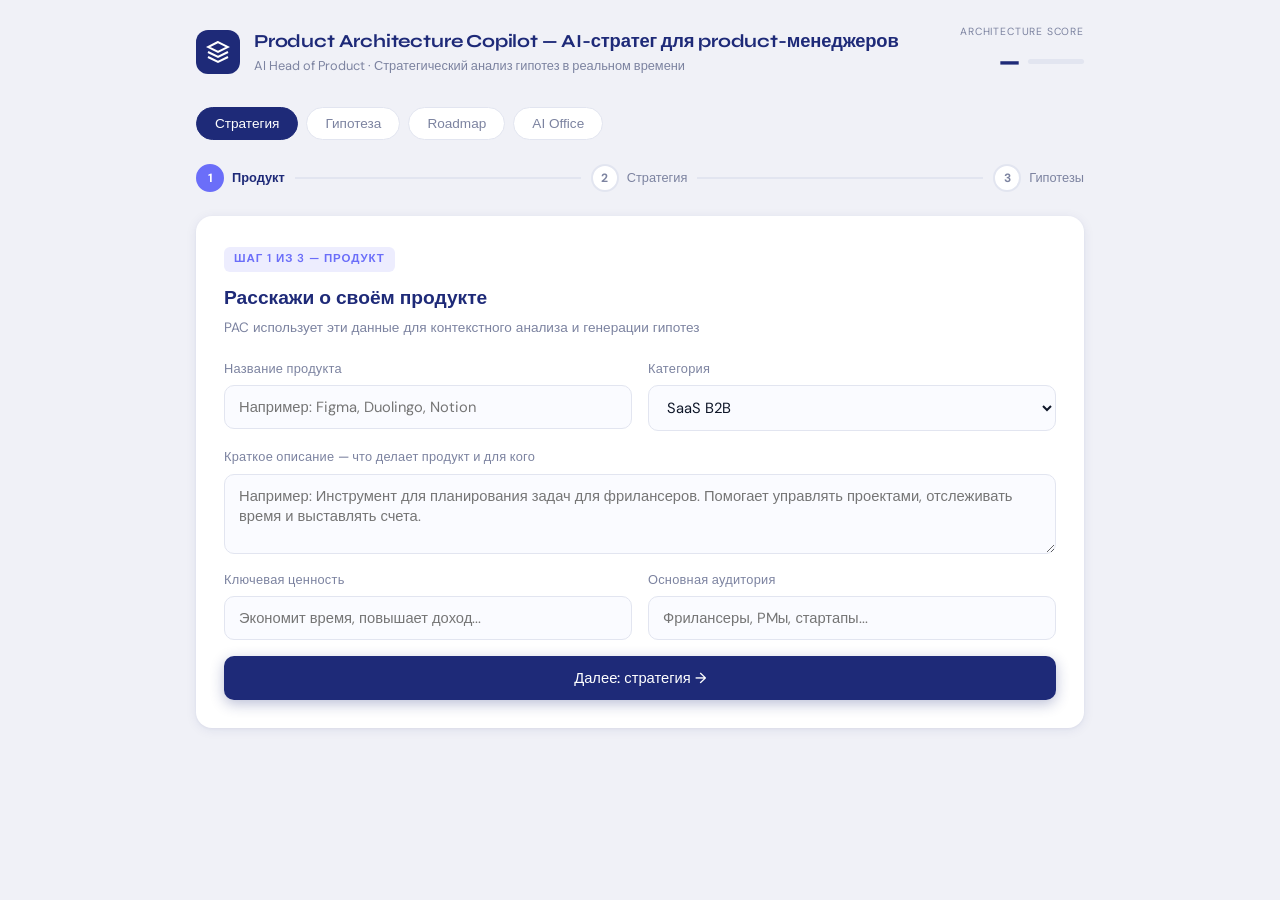
<file: index.html>
<!DOCTYPE html>
<html lang="ru">
<head>
<meta charset="UTF-8">
<meta name="viewport" content="width=device-width, initial-scale=1.0">

<title>PAC — AI-копилот для продуктовой стратегии и приоритизации гипотез</title>
<meta name="description" content="PAC (Product Architecture Copilot) — AI-ассистент для product-менеджеров и CPO: формулирует стратегию по AARRR, оценивает гипотезы по 4 параметрам и строит причинно-следственные цепочки для roadmap.">
<meta name="keywords" content="product architecture copilot, PAC, AI для product manager, продуктовая стратегия, приоритизация гипотез, AARRR, product roadmap, оценка гипотез, причинно-следственные цепочки, CPO, продуктовая аналитика">
<meta name="author" content="Product Architecture Copilot">
<meta name="robots" content="index, follow, max-snippet:-1, max-image-preview:large, max-video-preview:-1">
<meta name="theme-color" content="#0a0a0a">

<link rel="canonical" href="https://pac-copilot.netlify.app/">

<!-- Open Graph -->
<meta property="og:type" content="website">
<meta property="og:site_name" content="Product Architecture Copilot">
<meta property="og:title" content="PAC — AI-копилот для продуктовой стратегии и приоритизации гипотез">
<meta property="og:description" content="AI-ассистент для PM и CPO: стратегия по AARRR, скоринг гипотез по 4 параметрам, причинно-следственные цепочки и roadmap в одном окне.">
<meta property="og:url" content="https://pac-copilot.netlify.app/">
<meta property="og:image" content="https://pac-copilot.netlify.app/og-image.png">
<meta property="og:image:width" content="1200">
<meta property="og:image:height" content="630">
<meta property="og:image:alt" content="Product Architecture Copilot — AI Head of Product">
<meta property="og:locale" content="ru_RU">

<!-- Twitter -->
<meta name="twitter:card" content="summary_large_image">
<meta name="twitter:title" content="PAC — AI-копилот для продуктовой стратегии и приоритизации гипотез">
<meta name="twitter:description" content="AI-ассистент для PM и CPO: стратегия по AARRR, скоринг гипотез, причинно-следственные цепочки и roadmap.">
<meta name="twitter:image" content="https://pac-copilot.netlify.app/og-image.png">
<meta name="twitter:image:alt" content="Product Architecture Copilot — AI Head of Product">

<!-- Favicons -->
<link rel="icon" type="image/svg+xml" href="/favicon.svg">
<link rel="alternate icon" href="/favicon.ico">
<link rel="apple-touch-icon" href="/apple-touch-icon.png">

<!-- Fonts: preconnect для ускорения LCP -->
<link rel="preconnect" href="https://fonts.googleapis.com">
<link rel="preconnect" href="https://fonts.gstatic.com" crossorigin>
<link href="https://fonts.googleapis.com/css2?family=Syne:wght@400;600;700;800&family=DM+Mono:wght@400;500&family=DM+Sans:wght@300;400;500&display=swap" rel="stylesheet">
<link rel="stylesheet" href="styles.css">

<!-- Structured Data: SoftwareApplication -->
<script type="application/ld+json">
{
  "@context": "https://schema.org",
  "@type": "SoftwareApplication",
  "name": "Product Architecture Copilot",
  "alternateName": "PAC",
  "description": "AI-ассистент для product-менеджеров и CPO: формулирует стратегию по AARRR, оценивает гипотезы по 4 параметрам (strategic fit, impact, complexity, confidence) и строит причинно-следственные цепочки для roadmap.",
  "url": "https://pac-copilot.netlify.app/",
  "applicationCategory": "BusinessApplication",
  "applicationSubCategory": "Product Management",
  "operatingSystem": "Any (web-based)",
  "browserRequirements": "Requires JavaScript. Requires HTML5.",
  "inLanguage": "ru",
  "offers": {
    "@type": "Offer",
    "price": "0",
    "priceCurrency": "USD"
  },
  "featureList": [
    "Формализация продуктовой стратегии по AARRR",
    "Скоринг гипотез по 4 параметрам",
    "Причинно-следственные цепочки инициатив",
    "Product Architecture Score (PAS)",
    "Управление roadmap с drag&drop",
    "AI Office — генерация гипотез"
  ]
}
</script>
</head>
<body>
<div class="app">

<!-- SEO fallback для no-JS краулеров (Yandex, GPTBot, ClaudeBot) и accessibility -->
<noscript>
  <section style="padding:24px;background:#fff;border-radius:16px;margin-bottom:20px;">
    <h2>PAC — AI-копилот для продуктовой стратегии</h2>
    <p>Product Architecture Copilot — AI-ассистент для product-менеджеров и CPO. Помогает формулировать продуктовую стратегию, оценивать гипотезы инициатив и управлять roadmap.</p>
    <h3>Четыре модуля</h3>
    <ul>
      <li><strong>Стратегия</strong> — формализация цели квартала, фокуса по AARRR (Acquisition, Activation, Retention, Monetization, Infrastructure), anti-focus, ограничений команды и бюджета. История версий стратегии.</li>
      <li><strong>Гипотеза</strong> — анализ инициативы по 4 параметрам: strategic fit, impact, complexity, confidence. Причинно-следственная цепочка «инициатива → поведение → промежуточная метрика → целевая метрика». Вердикт now / next / later / reject.</li>
      <li><strong>Roadmap</strong> — колонки Now / Next / Later / Reject с drag&amp;drop, история решений, снапшот приоритетов.</li>
      <li><strong>AI Office</strong> — системные инициативы, Product Architecture Score (PAS) — индекс зрелости 0–100 по 5 компонентам, ретроспектива версий стратегии.</li>
    </ul>
    <h3>Для кого</h3>
    <p>Product managers, CPO, продуктовые команды на стадии MVP, Early Growth и Scale. Категории продукта: SaaS B2B, SaaS B2C, Marketplace, EdTech, FinTech, HealthTech, E-commerce, Mobile.</p>
    <p><strong>Приложение работает без регистрации в браузере. Требуется JavaScript.</strong></p>
  </section>
</noscript>

<!-- HEADER -->
<header class="header" role="banner">
  <div class="logo" aria-hidden="true">
    <svg viewBox="0 0 24 24" role="img" aria-label="Логотип PAC"><title>Логотип Product Architecture Copilot</title><path d="M12 2L2 7l10 5 10-5-10-5z"/><path d="M2 17l10 5 10-5"/><path d="M2 12l10 5 10-5"/></svg>
  </div>
  <div class="header-text">
    <h1>Product Architecture Copilot — AI-стратег для product-менеджеров</h1>
    <p>AI Head of Product · Стратегический анализ гипотез в реальном времени</p>
  </div>
  <div class="pas-widget" role="status" aria-live="polite" aria-label="Product Architecture Score">
    <div class="pas-lbl">Architecture Score</div>
    <div class="pas-row">
      <div class="pas-val" id="pasVal">—</div>
      <div class="pas-bar-wrap"><div class="pas-bar" id="pasBar" style="width:0%"></div></div>
    </div>
  </div>
</header>

<!-- NAV -->
<nav class="nav" role="navigation" aria-label="Основные разделы приложения">
  <button class="nav-btn active" id="navStrategy" onclick="showTab('strategy')" aria-controls="tab-strategy">Стратегия</button>
  <button class="nav-btn" id="navHyp" onclick="showTab('hypothesis')" aria-controls="tab-hypothesis">Гипотеза<div class="nav-dot" id="dotHyp" aria-hidden="true"></div></button>
  <button class="nav-btn" id="navRoadmap" onclick="showTab('roadmap')" aria-controls="tab-roadmap">Roadmap<div class="nav-dot" id="dotRoadmap" aria-hidden="true"></div></button>
  <button class="nav-btn" id="navOffice" onclick="showTab('office')" aria-controls="tab-office">AI Office<div class="nav-dot" id="dotOffice" aria-hidden="true"></div></button>
</nav>

<main role="main">

<!-- ══════════════════════════════════════════════ -->
<!-- STRATEGY TAB                                   -->
<!-- ══════════════════════════════════════════════ -->
<section id="tab-strategy" aria-label="Стратегия продукта">
  <div class="stepper fade-in">
    <div class="step active" id="step1"><div class="step-num">1</div><div class="step-label">Продукт</div></div>
    <div class="step-line" id="line1"></div>
    <div class="step" id="step2"><div class="step-num">2</div><div class="step-label">Стратегия</div></div>
    <div class="step-line" id="line2"></div>
    <div class="step" id="step3"><div class="step-num">3</div><div class="step-label">Гипотезы</div></div>
  </div>

  <!-- Step 1: Product -->
  <div id="stratStep1">
    <div class="card fade-in">
      <div class="section-tag">Шаг 1 из 3 — Продукт</div>
      <h2 class="card-title">Расскажи о своём продукте</h2>
      <div class="card-sub">PAC использует эти данные для контекстного анализа и генерации гипотез</div>
      <div class="form-grid">
        <div class="field">
          <label>Название продукта</label>
          <input type="text" id="prodName" placeholder="Например: Figma, Duolingo, Notion">
        </div>
        <div class="field">
          <label>Категория</label>
          <select id="prodCategory">
            <option value="SaaS B2B">SaaS B2B</option>
            <option value="SaaS B2C">SaaS B2C</option>
            <option value="Маркетплейс">Маркетплейс</option>
            <option value="Мобильное приложение">Мобильное приложение</option>
            <option value="EdTech">EdTech</option>
            <option value="FinTech">FinTech</option>
            <option value="HealthTech">HealthTech</option>
            <option value="E-commerce">E-commerce</option>
            <option value="Другое">Другое</option>
          </select>
        </div>
        <div class="field field-full">
          <label>Краткое описание — что делает продукт и для кого</label>
          <textarea id="prodDesc" placeholder="Например: Инструмент для планирования задач для фрилансеров. Помогает управлять проектами, отслеживать время и выставлять счета."></textarea>
        </div>
        <div class="field">
          <label>Ключевая ценность</label>
          <input type="text" id="prodValue" placeholder="Экономит время, повышает доход...">
        </div>
        <div class="field">
          <label>Основная аудитория</label>
          <input type="text" id="prodAudience" placeholder="Фрилансеры, PMы, стартапы...">
        </div>
      </div>
      <button class="btn btn-primary btn-full mt16" onclick="toStep2()">Далее: стратегия →</button>
    </div>
  </div>

  <!-- Step 2: Strategy -->
  <div id="stratStep2" class="hidden">
    <div class="card fade-in">
      <div class="section-tag">Шаг 2 из 3 — Стратегия</div>
      <h2 class="card-title">Стратегическая цель и контекст</h2>
      <div class="card-sub">Формализуем стратегию — она станет основой для алгоритмической оценки гипотез</div>

      <h3 style="font-size:.82rem;font-weight:600;color:var(--muted);text-transform:uppercase;letter-spacing:.07em;margin-bottom:12px;">A · Стратегическая цель</h3>
      <div class="form-grid" style="margin-bottom:20px">
        <div class="field">
          <label>Целевая метрика</label>
          <select id="targetMetric">
            <option value="MRR">MRR</option>
            <option value="ARR">ARR</option>
            <option value="DAU/MAU">DAU/MAU</option>
            <option value="Retention 30d">Retention 30d</option>
            <option value="CAC">CAC</option>
            <option value="LTV">LTV</option>
            <option value="Конверсия">Конверсия</option>
            <option value="NPS">NPS</option>
            <option value="Revenue">Revenue</option>
            <option value="Другое">Другое</option>
          </select>
        </div>
        <div class="field">
          <label>Текущее значение (baseline)</label>
          <input type="text" id="baselineVal" placeholder="Например: 50 000 ₽">
        </div>
        <div class="field">
          <label>Целевое значение</label>
          <input type="text" id="targetVal" placeholder="Например: 100 000 ₽">
        </div>
        <div class="field">
          <label>Дедлайн</label>
          <select id="targetDate">
            <option value="Q1">Q1</option>
            <option value="Q2">Q2</option>
            <option value="Q3">Q3</option>
            <option value="Q4">Q4</option>
            <option value="6 мес">6 мес</option>
            <option value="12 мес">12 мес</option>
          </select>
        </div>
      </div>

      <h3 style="font-size:.82rem;font-weight:600;color:var(--muted);text-transform:uppercase;letter-spacing:.07em;margin-bottom:12px;">B · Фокус и Anti-focus</h3>
      <div class="form-grid" style="margin-bottom:20px">
        <div class="field">
          <label>Фокус квартала</label>
          <select id="focus">
            <option value="Acquisition">Acquisition</option>
            <option value="Activation">Activation</option>
            <option value="Retention" selected>Retention</option>
            <option value="Monetization">Monetization</option>
            <option value="Infrastructure">Infrastructure</option>
          </select>
        </div>
        <div class="field">
          <label>Дополнительный фокус (опционально)</label>
          <select id="focus2">
            <option value="">— нет —</option>
            <option value="Acquisition">Acquisition</option>
            <option value="Activation">Activation</option>
            <option value="Retention">Retention</option>
            <option value="Monetization">Monetization</option>
            <option value="Infrastructure">Infrastructure</option>
          </select>
        </div>
        <div class="field field-full">
          <label>Anti-focus — зоны, которые НЕ усиливаются в этом квартале</label>
          <div class="antifocus-wrap" id="antiFocusChips">
            <div class="af-chip" onclick="toggleAF(this,'Acquisition')">Acquisition</div>
            <div class="af-chip" onclick="toggleAF(this,'Activation')">Activation</div>
            <div class="af-chip" onclick="toggleAF(this,'Retention')">Retention</div>
            <div class="af-chip" onclick="toggleAF(this,'Monetization')">Monetization</div>
            <div class="af-chip" onclick="toggleAF(this,'Infrastructure')">Infrastructure</div>
          </div>
        </div>
      </div>

      <h3 style="font-size:.82rem;font-weight:600;color:var(--muted);text-transform:uppercase;letter-spacing:.07em;margin-bottom:12px;">C · Ограничения</h3>
      <div class="form-grid-3" style="margin-bottom:20px">
        <div class="field">
          <label>Стадия продукта</label>
          <select id="stage">
            <option value="Idea">Idea</option>
            <option value="MVP" selected>MVP</option>
            <option value="Early Growth">Early Growth</option>
            <option value="Scale">Scale</option>
          </select>
        </div>
        <div class="field">
          <label>Ресурс команды</label>
          <select id="resource">
            <option value="1 команда" selected>1 команда</option>
            <option value="2–3 команды">2–3 команды</option>
            <option value="Без ограничений">Без ограничений</option>
          </select>
        </div>
        <div class="field">
          <label>Бюджет</label>
          <select id="budget">
            <option value="low">Low</option>
            <option value="medium" selected>Medium</option>
            <option value="high">High</option>
          </select>
        </div>
        <div class="field">
          <label>Темп</label>
          <select id="tempo">
            <option value="aggressive">Aggressive</option>
            <option value="normal" selected>Normal</option>
          </select>
        </div>
        <div class="field">
          <label>Dev-мощность</label>
          <select id="devCap">
            <option value="low">Low (&lt;20 SP)</option>
            <option value="medium" selected>Medium (20–60 SP)</option>
            <option value="high">High (&gt;60 SP)</option>
          </select>
        </div>
      </div>

      <div class="btn-row">
        <button class="btn btn-ghost" onclick="toStep1()">← Назад</button>
        <button class="btn btn-primary" style="flex:2" onclick="toStep3()">Далее: стратегические гипотезы →</button>
      </div>
    </div>
  </div>

  <!-- Step 3: Strategic Hypotheses -->
  <div id="stratStep3" class="hidden">
    <div class="card fade-in">
      <div class="section-tag">Шаг 3 из 3 — Стратегические гипотезы</div>
      <h2 class="card-title">Причинно-следственные утверждения</h2>
      <div class="card-sub">Что мы считаем истиной о нашем продукте? Это основа для анализа логических цепочек. (Опционально)</div>
      <div id="stratHypTags" class="hyp-tags"></div>
      <div class="add-hyp-row mt8">
        <input type="text" id="stratHypInput" placeholder='Если мы улучшим онбординг, retention вырастет, потому что...' onkeydown="if(event.key==='Enter')addStratHyp()">
        <button onclick="addStratHyp()">+ Добавить</button>
      </div>
      <div class="btn-row">
        <button class="btn btn-ghost" onclick="toStep2()">← Назад</button>
        <button class="btn btn-primary" style="flex:2" onclick="saveStrategy()">
          <svg width="16" height="16" fill="none" stroke="currentColor" stroke-width="2" viewBox="0 0 24 24" aria-hidden="true"><path d="M19 21H5a2 2 0 01-2-2V5a2 2 0 012-2h11l5 5v11a2 2 0 01-2 2z"/><polyline points="17 21 17 13 7 13 7 21"/></svg>
          <span>Сохранить стратегию v<span id="versionPreview">1</span></span>
        </button>
      </div>
    </div>
  </div>

  <!-- Saved strategies history -->
  <div id="stratVersions" class="hidden">
    <div class="card fade-in">
      <div class="section-tag purple">Версии стратегии</div>
      <div id="stratVersionList"></div>
    </div>
  </div>
</section>

<!-- ══════════════════════════════════════════════ -->
<!-- HYPOTHESIS TAB                                 -->
<!-- ══════════════════════════════════════════════ -->
<section id="tab-hypothesis" class="hidden" aria-label="Анализ гипотезы">
  <div class="ctx-strip fade-in" id="contextStrip"></div>

  <!-- AI Suggestions from Office -->
  <div id="aiSuggestBanner" class="hidden"></div>

  <div class="card fade-in">
    <div class="section-tag purple">💡 Идеи на основе продукта</div>
    <h2 class="card-title">Выбери готовую гипотезу</h2>
    <div class="card-sub">Сгенерированы с учётом фокуса, anti-focus и описания продукта</div>
    <div class="hyp-chips" id="hypChips"></div>
  </div>

  <div class="card fade-in">
    <div class="section-tag">Своя инициатива</div>
    <h2 class="card-title">Опиши инициативу</h2>
    <div class="field">
      <textarea id="hypText" placeholder="Опиши что хочешь сделать и зачем. Чем подробнее — тем точнее анализ.&#10;Пример: Добавить реферальную механику — пользователь получает месяц бесплатно за каждого приглашённого, кто перешёл на платный план."></textarea>
    </div>
    <div class="mt16">
      <button class="btn btn-accent btn-full" onclick="analyzeHyp()">
        <svg width="16" height="16" fill="none" stroke="currentColor" stroke-width="2" viewBox="0 0 24 24" aria-hidden="true"><circle cx="11" cy="11" r="8"/><path d="M21 21l-4.35-4.35"/></svg>
        Проанализировать
      </button>
    </div>
  </div>

  <div class="thinking" id="thinkingAnim">
    <svg width="20" height="20" fill="none" stroke="currentColor" stroke-width="2" viewBox="0 0 24 24" role="img" aria-label="PAC анализирует"><path d="M9.663 17h4.673M12 3v1m6.364 1.636l-.707.707M21 12h-1M4 12H3m3.343-5.657l-.707-.707m2.828 9.9a5 5 0 117.072 0l-.548.547A3.374 3.374 0 0014 18.469V19a2 2 0 11-4 0v-.531c0-.895-.356-1.754-.988-2.386l-.548-.547z"/></svg>
    <span id="thinkingLabel">PAC анализирует гипотезу</span>
    <div class="dots"><span></span><span></span><span></span></div>
  </div>

  <!-- ANALYSIS RESULT -->
  <div id="analysisResult" class="hidden">
    <div class="analysis-wrap" id="analysisWrap">
      <div class="card fade-in">
        <div style="display:flex;align-items:center;gap:10px;flex-wrap:wrap;margin-bottom:16px;">
          <div class="depth-badge" id="depthBadge"></div>
          <div class="verdict-row" style="margin-bottom:0">
            <span class="verdict-lbl">Вердикт:</span>
            <span class="verdict-badge" id="verdictBadge"></span>
          </div>
        </div>

        <!-- Score row -->
        <div class="score-grid" id="scoreGrid"></div>

        <!-- Layer tabs -->
        <div class="layer-tabs">
          <button class="layer-tab active" onclick="switchLayer('strategic',this)">Стратегический</button>
          <button class="layer-tab" onclick="switchLayer('architectural',this)">Архитектурный</button>
          <button class="layer-tab" onclick="switchLayer('economic',this)">Экономический</button>
        </div>

        <!-- Strategic layer -->
        <div class="layer-panel active" id="layer-strategic">
          <div id="conflictBlock"></div>
          <div id="causalChain"></div>
        </div>

        <!-- Architectural layer -->
        <div class="layer-panel" id="layer-architectural">
          <div id="archBlock"></div>
        </div>

        <!-- Economic layer -->
        <div class="layer-panel" id="layer-economic">
          <div id="econBlock"></div>
        </div>

        <div class="divider"></div>
        <div class="section-tag">Варианты реализации</div>
        <div class="alts" id="altsBlock"></div>

        <button class="btn btn-primary btn-full mt8" onclick="addToRoadmap()">
          <svg width="16" height="16" fill="none" stroke="currentColor" stroke-width="2" viewBox="0 0 24 24" aria-hidden="true"><path d="M12 5v14M5 12l7 7 7-7"/></svg>
          Добавить в Roadmap
        </button>
      </div>
    </div>
  </div>
</section>

<!-- ══════════════════════════════════════════════ -->
<!-- ROADMAP TAB                                    -->
<!-- ══════════════════════════════════════════════ -->
<section id="tab-roadmap" class="hidden" aria-label="Roadmap продукта">
  <div id="overloadAlert" class="alert"><span>⚠️</span><span id="alertText"></span></div>
  <div id="snapshotBlock" class="hidden"></div>

  <div class="card fade-in">
    <div class="section-tag">Roadmap</div>
    <h2 class="card-title">Стратегический Roadmap</h2>
    <div class="roadmap-board">
      <div class="rm-col now">
        <div class="rm-col-head"><span class="rm-col-title">Now</span><span class="rm-cnt" id="cnt-now">0</span></div>
        <div class="rm-drop-zone" id="zone-now" ondragover="onDragOver(event)" ondragleave="onDragLeave(event)" ondrop="onDrop(event,'now')"></div>
        <div id="items-now"></div>
      </div>
      <div class="rm-col next">
        <div class="rm-col-head"><span class="rm-col-title">Next</span><span class="rm-cnt" id="cnt-next">0</span></div>
        <div class="rm-drop-zone" id="zone-next" ondragover="onDragOver(event)" ondragleave="onDragLeave(event)" ondrop="onDrop(event,'next')"></div>
        <div id="items-next"></div>
      </div>
      <div class="rm-col later">
        <div class="rm-col-head"><span class="rm-col-title">Later</span><span class="rm-cnt" id="cnt-later">0</span></div>
        <div class="rm-drop-zone" id="zone-later" ondragover="onDragOver(event)" ondragleave="onDragLeave(event)" ondrop="onDrop(event,'later')"></div>
        <div id="items-later"></div>
      </div>
      <div class="rm-col reject">
        <div class="rm-col-head"><span class="rm-col-title">Reject</span><span class="rm-cnt" id="cnt-reject">0</span></div>
        <div class="rm-drop-zone" id="zone-reject" ondragover="onDragOver(event)" ondragleave="onDragLeave(event)" ondrop="onDrop(event,'reject')"></div>
        <div id="items-reject"></div>
      </div>
    </div>
  </div>

  <div class="card fade-in">
    <div class="section-tag">История решений</div>
    <div style="font-size:.78rem;color:var(--muted);margin-bottom:12px;">Нажми на карточку — откроется полный анализ</div>
    <div class="history-list" id="historyList">
      <div style="font-size:.85rem;color:var(--muted);">Пока нет инициатив. Добавь первую!</div>
    </div>
  </div>
</section>

<!-- ══════════════════════════════════════════════ -->
<!-- AI OFFICE TAB                                  -->
<!-- ══════════════════════════════════════════════ -->
<section id="tab-office" class="hidden" aria-label="AI Office и Architecture Score">

  <div class="card card-ai fade-in">
    <div class="section-tag purple">🤖 AI Product Office</div>
    <h2 class="card-title">Системные инициативы</h2>
    <div class="card-sub">PAC анализирует пробелы в roadmap и генерирует инициативы от своего имени</div>
    <div id="aiInitiativesBlock">
      <div style="font-size:.85rem;color:var(--muted);">Инициативы появятся после того как ты добавишь хотя бы одну гипотезу в roadmap.</div>
    </div>
    <div class="mt16">
      <button class="btn btn-ghost btn-sm" onclick="runAIOffice()">↻ Пересгенерировать</button>
    </div>
  </div>

  <div class="card fade-in">
    <div class="section-tag teal">Product Architecture Score</div>
    <h2 class="card-title" id="pasCardTitle">Индекс зрелости архитектуры: —</h2>
    <div class="card-sub">Обновляется после каждой гипотезы. Оценивает распределение, связку с метриками и наличие причинных цепочек.</div>
    <div id="pasBreakdown"></div>
  </div>

  <div class="card fade-in">
    <div class="section-tag">Ретроспектива</div>
    <h2 class="card-title">Версии стратегии</h2>
    <div class="card-sub">История стратегических изменений с привязкой гипотез</div>
    <div id="retroBlock">
      <div style="font-size:.85rem;color:var(--muted);">Сохрани первую стратегию, чтобы начать ретроспективу.</div>
    </div>
  </div>

</section>

</main>
</div><!-- /app -->

<!-- MODAL -->
<div class="modal-overlay" id="detailModal" onclick="closeModalOutside(event)">
  <div class="modal">
    <div class="modal-header">
      <div class="modal-title" id="modalTitle"></div>
      <button class="modal-close" onclick="closeModal()">✕</button>
    </div>
    <div id="modalBody"></div>
  </div>
</div>

<script src="js/state.js" defer></script>
<script src="js/utils.js" defer></script>
<script src="js/scoring.js" defer></script>
<script src="js/suggestions.js" defer></script>
<script src="js/strategy.js" defer></script>
<script src="js/pas.js" defer></script>
<script src="js/roadmap.js" defer></script>
<script src="js/analysis.js" defer></script>
<script src="js/office.js" defer></script>
<script src="js/modal.js" defer></script>
<script src="js/nav.js" defer></script>
<script src="js/app.js" defer></script>
</body>
</html>
</file>
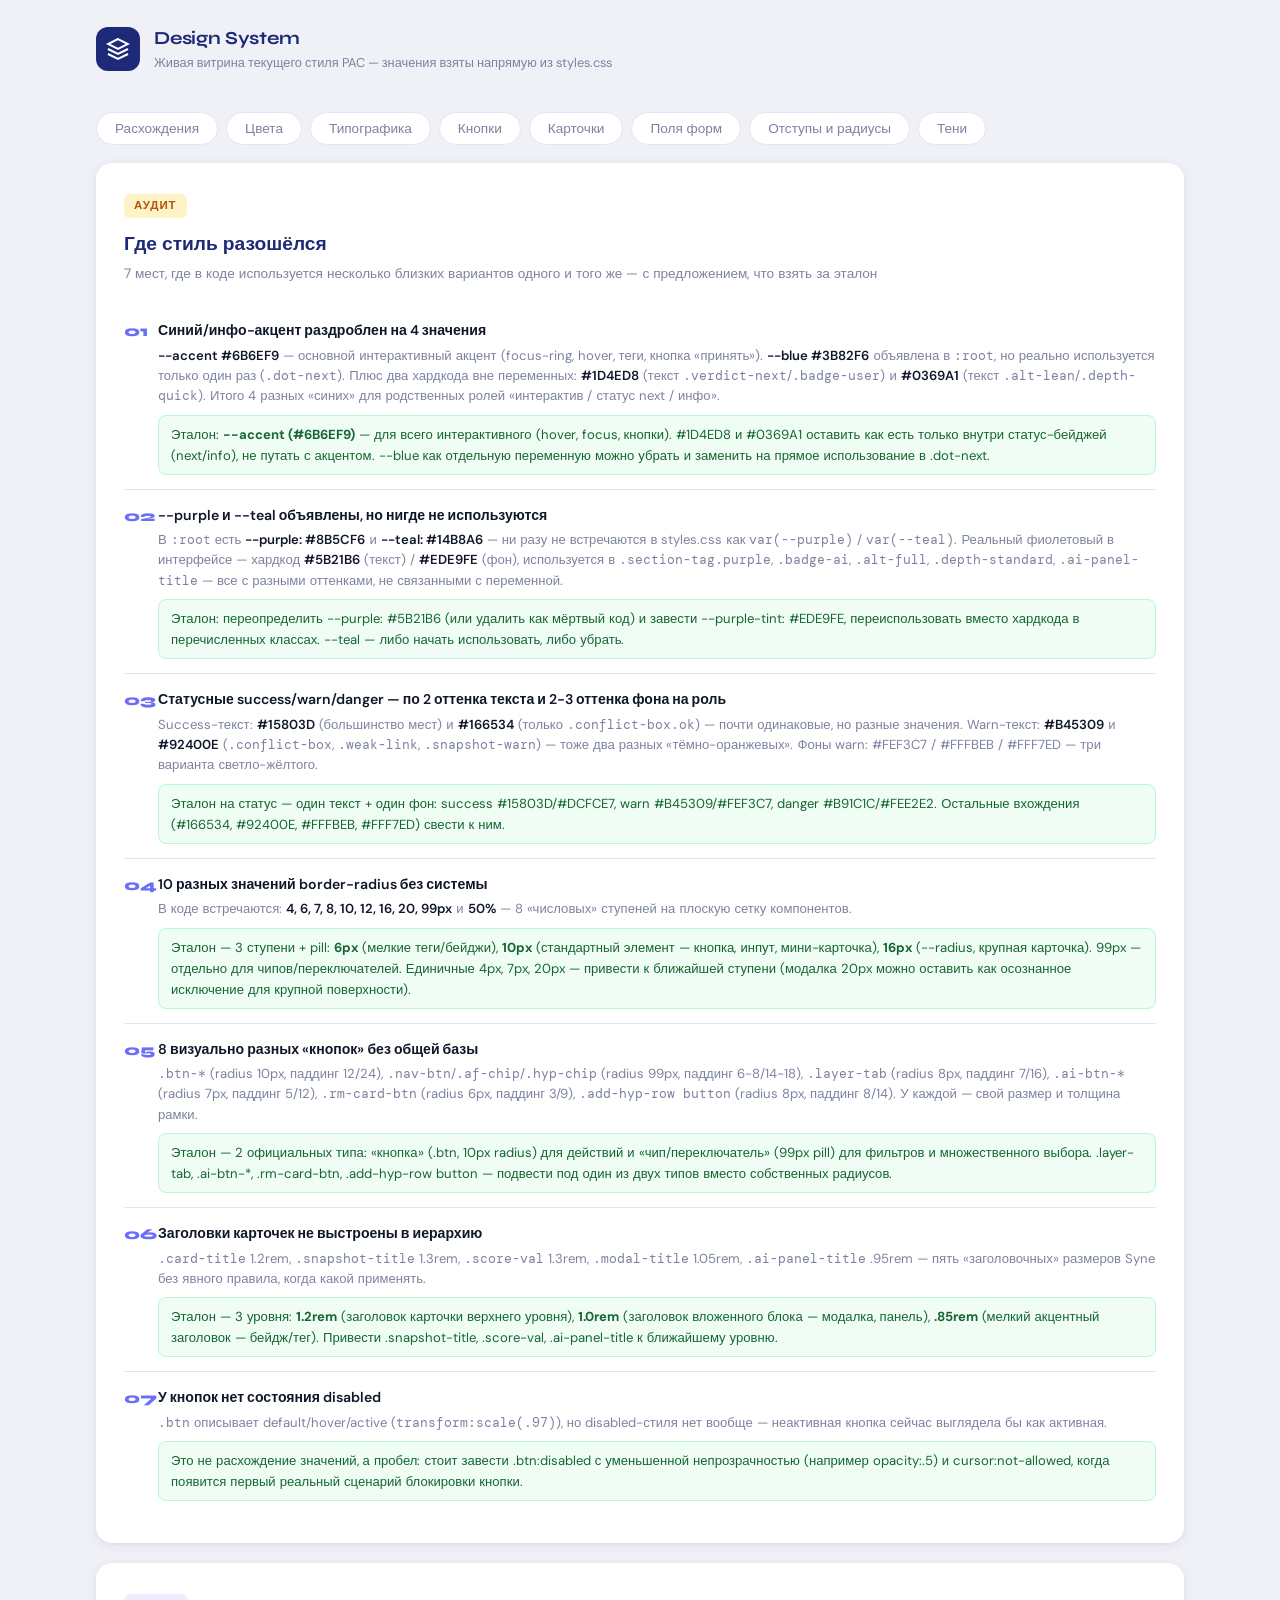
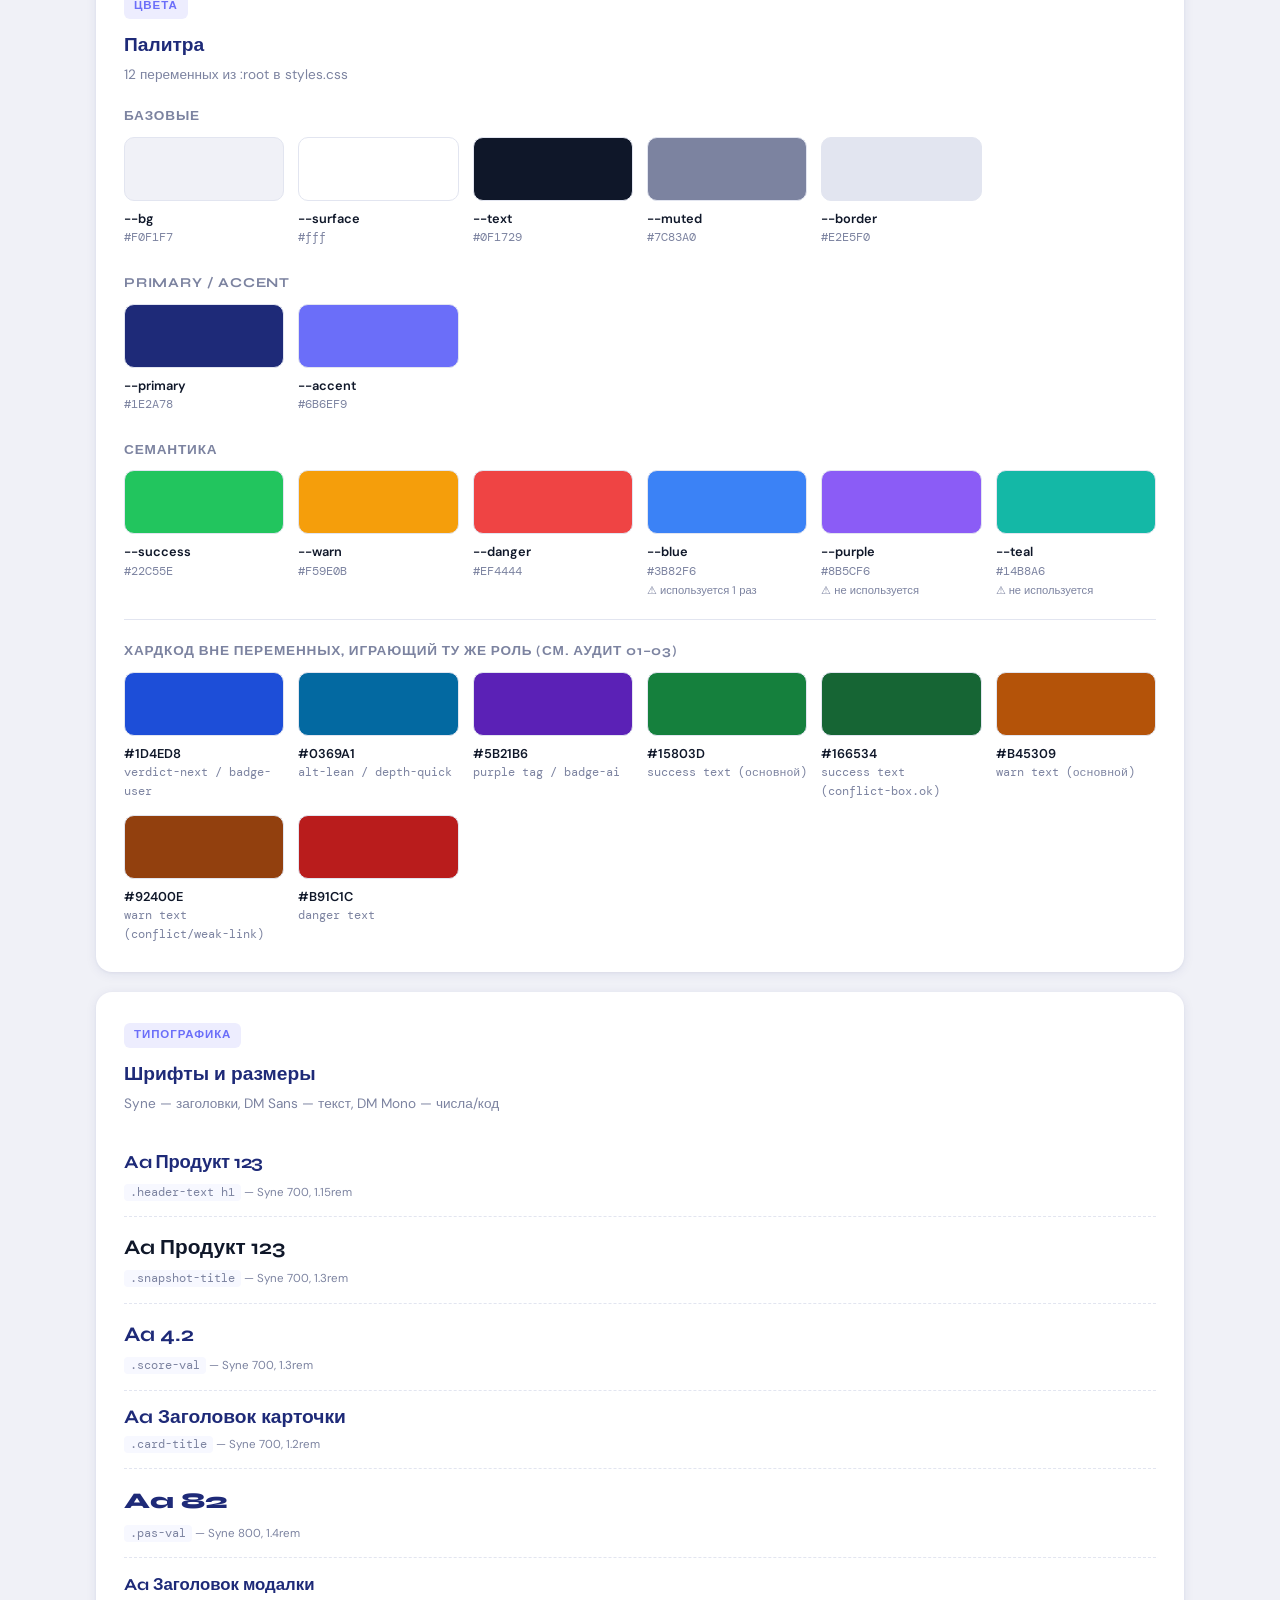
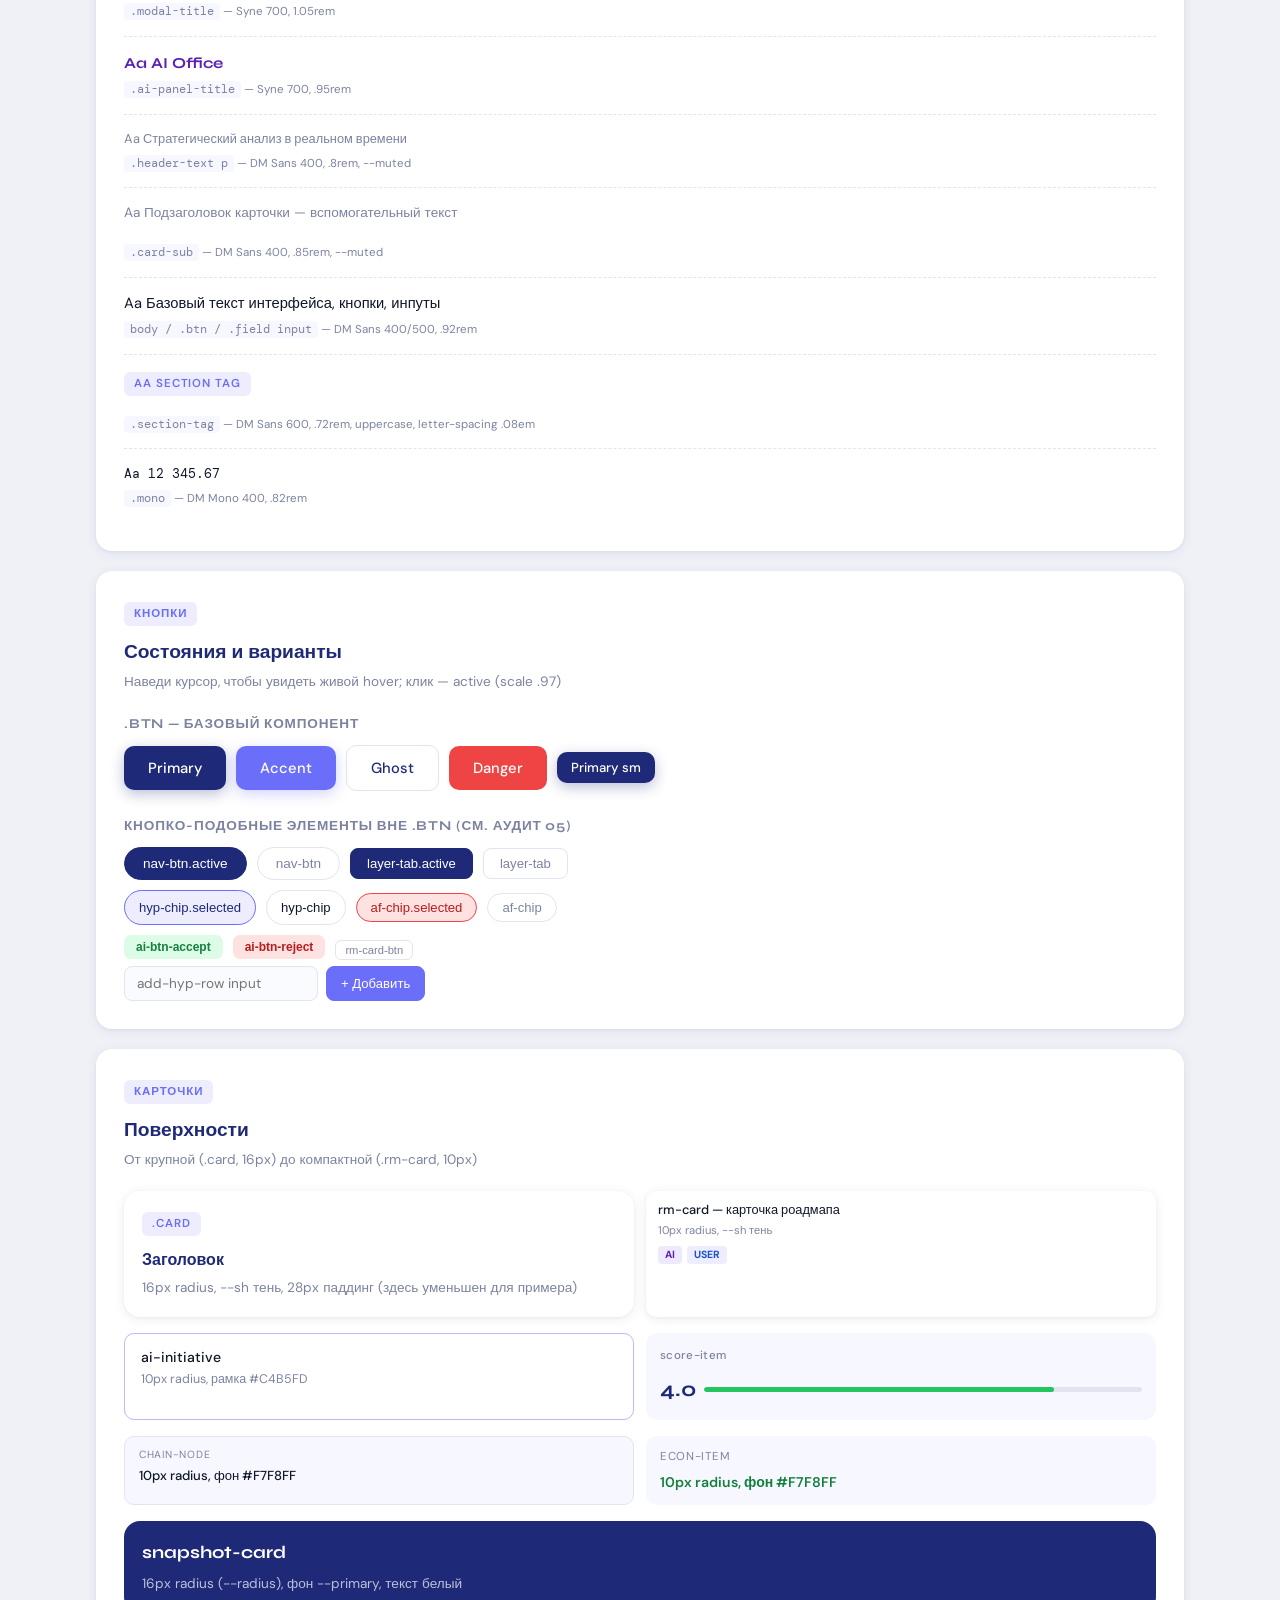
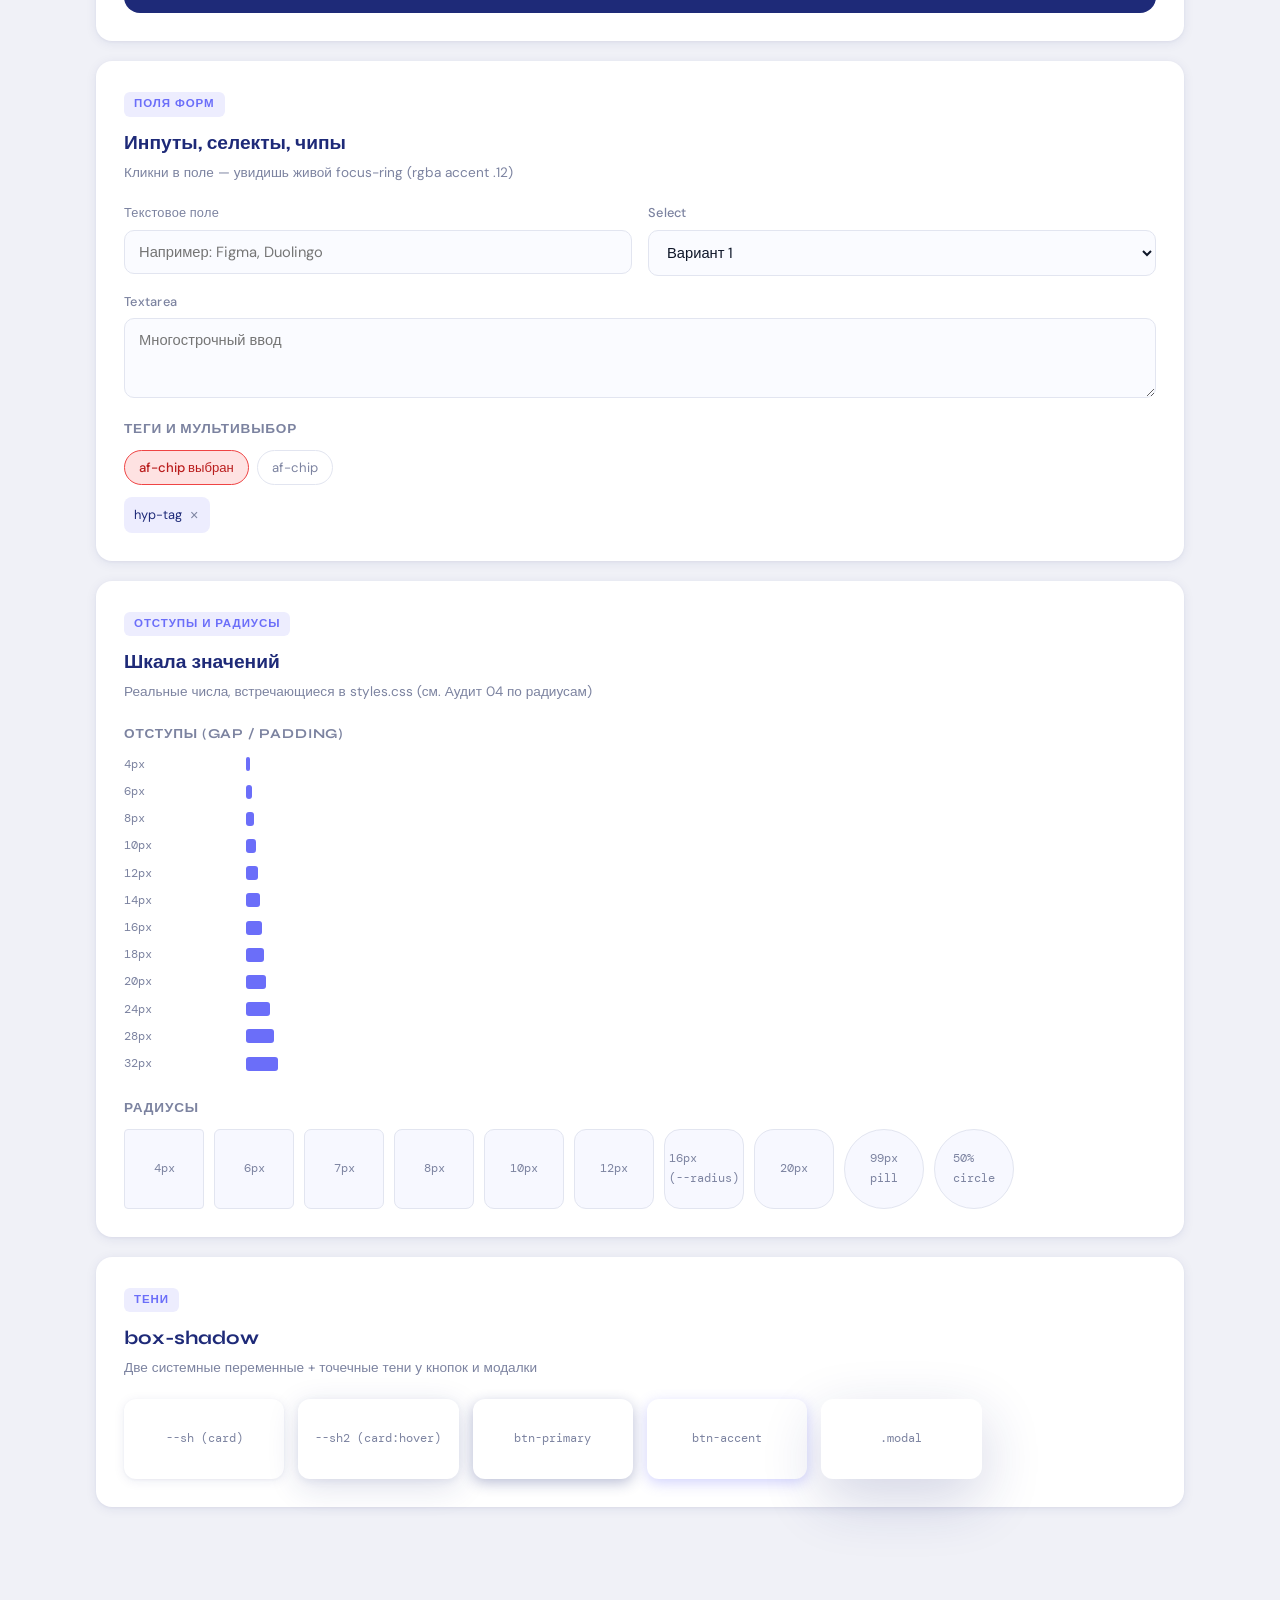
<file: design-system.html>
<!DOCTYPE html>
<html lang="ru">
<head>
<meta charset="UTF-8">
<meta name="viewport" content="width=device-width, initial-scale=1.0">
<title>Design System · Product Architecture Copilot</title>
<link href="https://fonts.googleapis.com/css2?family=Syne:wght@400;600;700;800&family=DM+Mono:wght@400;500&family=DM+Sans:wght@300;400;500&display=swap" rel="stylesheet">
<link rel="stylesheet" href="styles.css">
<style>
/* Стили только для витрины — макет секций, сетки, подписи.
   Все показанные компоненты используют классы из styles.css без изменений. */
.app.ds{max-width:1120px}
.ds-jump{position:sticky;top:0;z-index:5;background:var(--bg);padding:10px 0;margin-bottom:8px;display:flex;gap:8px;flex-wrap:wrap}
.ds-jump a{text-decoration:none}
.ds-section{scroll-margin-top:56px}
.ds-section h2{font-family:'Syne',sans-serif;font-size:1.05rem;font-weight:700;color:var(--primary);margin-bottom:4px}
.ds-section .ds-desc{font-size:.85rem;color:var(--muted);margin-bottom:18px}
.ds-grid{display:grid;grid-template-columns:repeat(auto-fill,minmax(150px,1fr));gap:14px}
.ds-swatch{border-radius:10px;height:64px;border:1.5px solid var(--border)}
.ds-swatch-meta{margin-top:8px}
.ds-swatch-name{font-size:.8rem;font-weight:600;color:var(--text)}
.ds-swatch-hex{font-size:.72rem;color:var(--muted)}
.ds-swatch-note{font-size:.7rem;color:var(--muted);margin-top:2px;line-height:1.4}
.ds-row{display:flex;flex-wrap:wrap;gap:10px;align-items:center}
.ds-row + .ds-row{margin-top:10px}
.ds-specimen{padding:14px 0;border-bottom:1px dashed var(--border)}
.ds-specimen:last-child{border-bottom:none}
.ds-meta{font-size:.72rem;color:var(--muted);margin-top:6px}
.ds-meta code{font-family:'DM Mono',monospace;background:#F7F8FF;padding:1px 6px;border-radius:4px}
.ds-audit-item{display:flex;gap:12px;padding:14px 0;border-bottom:1px solid var(--border)}
.ds-audit-item:last-child{border-bottom:none}
.ds-audit-num{font-family:'Syne',sans-serif;font-weight:800;color:var(--accent);font-size:.95rem;flex-shrink:0;width:22px}
.ds-audit-title{font-weight:600;font-size:.88rem;color:var(--text);margin-bottom:4px}
.ds-audit-body{font-size:.82rem;color:var(--muted);line-height:1.55}
.ds-audit-body b{color:var(--text);font-weight:600}
.ds-fix{font-size:.82rem;margin-top:8px;padding:8px 12px;border-radius:8px;background:#F0FDF4;color:#166534;border:1px solid #BBF7D0}
.ds-radius-box{background:#F7F8FF;border:1.5px solid var(--border);display:flex;align-items:center;justify-content:center;width:80px;height:80px;font-family:'DM Mono',monospace;font-size:.78rem;color:var(--muted)}
.ds-shadow-box{background:#fff;width:100%;height:80px;border-radius:12px;display:flex;align-items:center;justify-content:center;font-size:.78rem;color:var(--muted);font-family:'DM Mono',monospace}
.ds-space-bar{background:var(--accent);height:14px;border-radius:3px}
.ds-space-row{display:flex;align-items:center;gap:12px;margin-bottom:8px}
.ds-space-label{width:110px;font-family:'DM Mono',monospace;font-size:.75rem;color:var(--muted);flex-shrink:0}
.ds-mini-board{display:grid;grid-template-columns:1fr 1fr;gap:12px}
</style>
</head>
<body>
<div class="app ds">

<!-- HEADER -->
<div class="header">
  <div class="logo">
    <svg viewBox="0 0 24 24"><path d="M12 2L2 7l10 5 10-5-10-5z"/><path d="M2 17l10 5 10-5"/><path d="M2 12l10 5 10-5"/></svg>
  </div>
  <div class="header-text">
    <h1>Design System</h1>
    <p>Живая витрина текущего стиля PAC — значения взяты напрямую из styles.css</p>
  </div>
</div>

<div class="ds-jump">
  <a href="#audit"><button class="nav-btn">Расхождения</button></a>
  <a href="#colors"><button class="nav-btn">Цвета</button></a>
  <a href="#type"><button class="nav-btn">Типографика</button></a>
  <a href="#buttons"><button class="nav-btn">Кнопки</button></a>
  <a href="#cards"><button class="nav-btn">Карточки</button></a>
  <a href="#forms"><button class="nav-btn">Поля форм</button></a>
  <a href="#space"><button class="nav-btn">Отступы и радиусы</button></a>
  <a href="#shadows"><button class="nav-btn">Тени</button></a>
</div>

<!-- ═══════════════════ AUDIT ═══════════════════ -->
<div class="card ds-section" id="audit">
  <div class="section-tag warn">Аудит</div>
  <div class="card-title">Где стиль разошёлся</div>
  <div class="card-sub">7 мест, где в коде используется несколько близких вариантов одного и того же — с предложением, что взять за эталон</div>

  <div class="ds-audit-item">
    <div class="ds-audit-num">01</div>
    <div>
      <div class="ds-audit-title">Синий/инфо-акцент раздроблен на 4 значения</div>
      <div class="ds-audit-body">
        <b>--accent #6B6EF9</b> — основной интерактивный акцент (focus-ring, hover, теги, кнопка «принять»). <b>--blue #3B82F6</b> объявлена в <code class="mono">:root</code>, но реально используется только один раз (<code class="mono">.dot-next</code>). Плюс два хардкода вне переменных: <b>#1D4ED8</b> (текст <code class="mono">.verdict-next</code>/<code class="mono">.badge-user</code>) и <b>#0369A1</b> (текст <code class="mono">.alt-lean</code>/<code class="mono">.depth-quick</code>). Итого 4 разных «синих» для родственных ролей «интерактив / статус next / инфо».
      </div>
      <div class="ds-fix">Эталон: <b>--accent (#6B6EF9)</b> — для всего интерактивного (hover, focus, кнопки). #1D4ED8 и #0369A1 оставить как есть только внутри статус-бейджей (next/info), не путать с акцентом. --blue как отдельную переменную можно убрать и заменить на прямое использование в .dot-next.</div>
    </div>
  </div>

  <div class="ds-audit-item">
    <div class="ds-audit-num">02</div>
    <div>
      <div class="ds-audit-title">--purple и --teal объявлены, но нигде не используются</div>
      <div class="ds-audit-body">
        В <code class="mono">:root</code> есть <b>--purple: #8B5CF6</b> и <b>--teal: #14B8A6</b> — ни разу не встречаются в styles.css как <code class="mono">var(--purple)</code> / <code class="mono">var(--teal)</code>. Реальный фиолетовый в интерфейсе — хардкод <b>#5B21B6</b> (текст) / <b>#EDE9FE</b> (фон), используется в <code class="mono">.section-tag.purple</code>, <code class="mono">.badge-ai</code>, <code class="mono">.alt-full</code>, <code class="mono">.depth-standard</code>, <code class="mono">.ai-panel-title</code> — все с разными оттенками, не связанными с переменной.
      </div>
      <div class="ds-fix">Эталон: переопределить --purple: #5B21B6 (или удалить как мёртвый код) и завести --purple-tint: #EDE9FE, переиспользовать вместо хардкода в перечисленных классах. --teal — либо начать использовать, либо убрать.</div>
    </div>
  </div>

  <div class="ds-audit-item">
    <div class="ds-audit-num">03</div>
    <div>
      <div class="ds-audit-title">Статусные success/warn/danger — по 2 оттенка текста и 2-3 оттенка фона на роль</div>
      <div class="ds-audit-body">
        Success-текст: <b>#15803D</b> (большинство мест) и <b>#166534</b> (только <code class="mono">.conflict-box.ok</code>) — почти одинаковые, но разные значения. Warn-текст: <b>#B45309</b> и <b>#92400E</b> (<code class="mono">.conflict-box</code>, <code class="mono">.weak-link</code>, <code class="mono">.snapshot-warn</code>) — тоже два разных «тёмно-оранжевых». Фоны warn: #FEF3C7 / #FFFBEB / #FFF7ED — три варианта светло-жёлтого.
      </div>
      <div class="ds-fix">Эталон на статус — один текст + один фон: success #15803D/#DCFCE7, warn #B45309/#FEF3C7, danger #B91C1C/#FEE2E2. Остальные вхождения (#166534, #92400E, #FFFBEB, #FFF7ED) свести к ним.</div>
    </div>
  </div>

  <div class="ds-audit-item">
    <div class="ds-audit-num">04</div>
    <div>
      <div class="ds-audit-title">10 разных значений border-radius без системы</div>
      <div class="ds-audit-body">
        В коде встречаются: <b>4, 6, 7, 8, 10, 12, 16, 20, 99px</b> и <b>50%</b> — 8 «числовых» ступеней на плоскую сетку компонентов.
      </div>
      <div class="ds-fix">Эталон — 3 ступени + pill: <b>6px</b> (мелкие теги/бейджи), <b>10px</b> (стандартный элемент — кнопка, инпут, мини-карточка), <b>16px</b> (--radius, крупная карточка). 99px — отдельно для чипов/переключателей. Единичные 4px, 7px, 20px — привести к ближайшей ступени (модалка 20px можно оставить как осознанное исключение для крупной поверхности).</div>
    </div>
  </div>

  <div class="ds-audit-item">
    <div class="ds-audit-num">05</div>
    <div>
      <div class="ds-audit-title">8 визуально разных «кнопок» без общей базы</div>
      <div class="ds-audit-body">
        <code class="mono">.btn-*</code> (radius 10px, паддинг 12/24), <code class="mono">.nav-btn</code>/<code class="mono">.af-chip</code>/<code class="mono">.hyp-chip</code> (radius 99px, паддинг 6-8/14-18), <code class="mono">.layer-tab</code> (radius 8px, паддинг 7/16), <code class="mono">.ai-btn-*</code> (radius 7px, паддинг 5/12), <code class="mono">.rm-card-btn</code> (radius 6px, паддинг 3/9), <code class="mono">.add-hyp-row button</code> (radius 8px, паддинг 8/14). У каждой — свой размер и толщина рамки.
      </div>
      <div class="ds-fix">Эталон — 2 официальных типа: «кнопка» (.btn, 10px radius) для действий и «чип/переключатель» (99px pill) для фильтров и множественного выбора. .layer-tab, .ai-btn-*, .rm-card-btn, .add-hyp-row button — подвести под один из двух типов вместо собственных радиусов.</div>
    </div>
  </div>

  <div class="ds-audit-item">
    <div class="ds-audit-num">06</div>
    <div>
      <div class="ds-audit-title">Заголовки карточек не выстроены в иерархию</div>
      <div class="ds-audit-body">
        <code class="mono">.card-title</code> 1.2rem, <code class="mono">.snapshot-title</code> 1.3rem, <code class="mono">.score-val</code> 1.3rem, <code class="mono">.modal-title</code> 1.05rem, <code class="mono">.ai-panel-title</code> .95rem — пять «заголовочных» размеров Syne без явного правила, когда какой применять.
      </div>
      <div class="ds-fix">Эталон — 3 уровня: <b>1.2rem</b> (заголовок карточки верхнего уровня), <b>1.0rem</b> (заголовок вложенного блока — модалка, панель), <b>.85rem</b> (мелкий акцентный заголовок — бейдж/тег). Привести .snapshot-title, .score-val, .ai-panel-title к ближайшему уровню.</div>
    </div>
  </div>

  <div class="ds-audit-item">
    <div class="ds-audit-num">07</div>
    <div>
      <div class="ds-audit-title">У кнопок нет состояния disabled</div>
      <div class="ds-audit-body">
        <code class="mono">.btn</code> описывает default/hover/active (<code class="mono">transform:scale(.97)</code>), но disabled-стиля нет вообще — неактивная кнопка сейчас выглядела бы как активная.
      </div>
      <div class="ds-fix">Это не расхождение значений, а пробел: стоит завести .btn:disabled с уменьшенной непрозрачностью (например opacity:.5) и cursor:not-allowed, когда появится первый реальный сценарий блокировки кнопки.</div>
    </div>
  </div>
</div>

<!-- ═══════════════════ COLORS ═══════════════════ -->
<div class="card ds-section" id="colors">
  <div class="section-tag">Цвета</div>
  <div class="card-title">Палитра</div>
  <div class="card-sub">12 переменных из :root в styles.css</div>

  <h2 style="font-size:.85rem;margin-bottom:10px;color:var(--muted);text-transform:uppercase;letter-spacing:.06em">Базовые</h2>
  <div class="ds-grid" style="margin-bottom:24px">
    <div><div class="ds-swatch" style="background:var(--bg);border:1.5px solid var(--border)"></div><div class="ds-swatch-meta"><div class="ds-swatch-name">--bg</div><div class="ds-swatch-hex mono">#F0F1F7</div></div></div>
    <div><div class="ds-swatch" style="background:var(--surface)"></div><div class="ds-swatch-meta"><div class="ds-swatch-name">--surface</div><div class="ds-swatch-hex mono">#fff</div></div></div>
    <div><div class="ds-swatch" style="background:var(--text)"></div><div class="ds-swatch-meta"><div class="ds-swatch-name">--text</div><div class="ds-swatch-hex mono">#0F1729</div></div></div>
    <div><div class="ds-swatch" style="background:var(--muted)"></div><div class="ds-swatch-meta"><div class="ds-swatch-name">--muted</div><div class="ds-swatch-hex mono">#7C83A0</div></div></div>
    <div><div class="ds-swatch" style="background:var(--border)"></div><div class="ds-swatch-meta"><div class="ds-swatch-name">--border</div><div class="ds-swatch-hex mono">#E2E5F0</div></div></div>
  </div>

  <h2 style="font-size:.85rem;margin-bottom:10px;color:var(--muted);text-transform:uppercase;letter-spacing:.06em">Primary / Accent</h2>
  <div class="ds-grid" style="margin-bottom:24px">
    <div><div class="ds-swatch" style="background:var(--primary)"></div><div class="ds-swatch-meta"><div class="ds-swatch-name">--primary</div><div class="ds-swatch-hex mono">#1E2A78</div></div></div>
    <div><div class="ds-swatch" style="background:var(--accent)"></div><div class="ds-swatch-meta"><div class="ds-swatch-name">--accent</div><div class="ds-swatch-hex mono">#6B6EF9</div></div></div>
  </div>

  <h2 style="font-size:.85rem;margin-bottom:10px;color:var(--muted);text-transform:uppercase;letter-spacing:.06em">Семантика</h2>
  <div class="ds-grid">
    <div><div class="ds-swatch" style="background:var(--success)"></div><div class="ds-swatch-meta"><div class="ds-swatch-name">--success</div><div class="ds-swatch-hex mono">#22C55E</div></div></div>
    <div><div class="ds-swatch" style="background:var(--warn)"></div><div class="ds-swatch-meta"><div class="ds-swatch-name">--warn</div><div class="ds-swatch-hex mono">#F59E0B</div></div></div>
    <div><div class="ds-swatch" style="background:var(--danger)"></div><div class="ds-swatch-meta"><div class="ds-swatch-name">--danger</div><div class="ds-swatch-hex mono">#EF4444</div></div></div>
    <div><div class="ds-swatch" style="background:var(--blue)"></div><div class="ds-swatch-meta"><div class="ds-swatch-name">--blue</div><div class="ds-swatch-hex mono">#3B82F6</div><div class="ds-swatch-note">⚠ используется 1 раз</div></div></div>
    <div><div class="ds-swatch" style="background:var(--purple)"></div><div class="ds-swatch-meta"><div class="ds-swatch-name">--purple</div><div class="ds-swatch-hex mono">#8B5CF6</div><div class="ds-swatch-note">⚠ не используется</div></div></div>
    <div><div class="ds-swatch" style="background:var(--teal)"></div><div class="ds-swatch-meta"><div class="ds-swatch-name">--teal</div><div class="ds-swatch-hex mono">#14B8A6</div><div class="ds-swatch-note">⚠ не используется</div></div></div>
  </div>

  <div class="divider"></div>

  <h2 style="font-size:.85rem;margin-bottom:10px;color:var(--muted);text-transform:uppercase;letter-spacing:.06em">Хардкод вне переменных, играющий ту же роль (см. Аудит 01–03)</h2>
  <div class="ds-grid">
    <div><div class="ds-swatch" style="background:#1D4ED8"></div><div class="ds-swatch-meta"><div class="ds-swatch-name">#1D4ED8</div><div class="ds-swatch-hex mono">verdict-next / badge-user</div></div></div>
    <div><div class="ds-swatch" style="background:#0369A1"></div><div class="ds-swatch-meta"><div class="ds-swatch-name">#0369A1</div><div class="ds-swatch-hex mono">alt-lean / depth-quick</div></div></div>
    <div><div class="ds-swatch" style="background:#5B21B6"></div><div class="ds-swatch-meta"><div class="ds-swatch-name">#5B21B6</div><div class="ds-swatch-hex mono">purple tag / badge-ai</div></div></div>
    <div><div class="ds-swatch" style="background:#15803D"></div><div class="ds-swatch-meta"><div class="ds-swatch-name">#15803D</div><div class="ds-swatch-hex mono">success text (основной)</div></div></div>
    <div><div class="ds-swatch" style="background:#166534"></div><div class="ds-swatch-meta"><div class="ds-swatch-name">#166534</div><div class="ds-swatch-hex mono">success text (conflict-box.ok)</div></div></div>
    <div><div class="ds-swatch" style="background:#B45309"></div><div class="ds-swatch-meta"><div class="ds-swatch-name">#B45309</div><div class="ds-swatch-hex mono">warn text (основной)</div></div></div>
    <div><div class="ds-swatch" style="background:#92400E"></div><div class="ds-swatch-meta"><div class="ds-swatch-name">#92400E</div><div class="ds-swatch-hex mono">warn text (conflict/weak-link)</div></div></div>
    <div><div class="ds-swatch" style="background:#B91C1C"></div><div class="ds-swatch-meta"><div class="ds-swatch-name">#B91C1C</div><div class="ds-swatch-hex mono">danger text</div></div></div>
  </div>
</div>

<!-- ═══════════════════ TYPOGRAPHY ═══════════════════ -->
<div class="card ds-section" id="type">
  <div class="section-tag">Типографика</div>
  <div class="card-title">Шрифты и размеры</div>
  <div class="card-sub">Syne — заголовки, DM Sans — текст, DM Mono — числа/код</div>

  <div class="ds-specimen">
    <div class="header-text"><h1>Aa Продукт 123</h1></div>
    <div class="ds-meta"><code>.header-text h1</code> — Syne 700, 1.15rem</div>
  </div>
  <div class="ds-specimen">
    <div class="snapshot-title">Aa Продукт 123</div>
    <div class="ds-meta"><code>.snapshot-title</code> — Syne 700, 1.3rem</div>
  </div>
  <div class="ds-specimen">
    <div class="score-val">Aa 4.2</div>
    <div class="ds-meta"><code>.score-val</code> — Syne 700, 1.3rem</div>
  </div>
  <div class="ds-specimen">
    <div class="card-title">Aa Заголовок карточки</div>
    <div class="ds-meta"><code>.card-title</code> — Syne 700, 1.2rem</div>
  </div>
  <div class="ds-specimen">
    <div class="pas-val">Aa 82</div>
    <div class="ds-meta"><code>.pas-val</code> — Syne 800, 1.4rem</div>
  </div>
  <div class="ds-specimen">
    <div class="modal-title">Aa Заголовок модалки</div>
    <div class="ds-meta"><code>.modal-title</code> — Syne 700, 1.05rem</div>
  </div>
  <div class="ds-specimen">
    <div class="ai-panel-title">Aa AI Office</div>
    <div class="ds-meta"><code>.ai-panel-title</code> — Syne 700, .95rem</div>
  </div>
  <div class="ds-specimen">
    <div class="header-text"><p>Aa Стратегический анализ в реальном времени</p></div>
    <div class="ds-meta"><code>.header-text p</code> — DM Sans 400, .8rem, --muted</div>
  </div>
  <div class="ds-specimen">
    <div class="card-sub">Aa Подзаголовок карточки — вспомогательный текст</div>
    <div class="ds-meta"><code>.card-sub</code> — DM Sans 400, .85rem, --muted</div>
  </div>
  <div class="ds-specimen">
    <div style="font-size:.92rem">Aa Базовый текст интерфейса, кнопки, инпуты</div>
    <div class="ds-meta"><code>body / .btn / .field input</code> — DM Sans 400/500, .92rem</div>
  </div>
  <div class="ds-specimen">
    <div class="section-tag">Aa Section Tag</div>
    <div class="ds-meta"><code>.section-tag</code> — DM Sans 600, .72rem, uppercase, letter-spacing .08em</div>
  </div>
  <div class="ds-specimen">
    <div class="mono">Aa 12 345.67</div>
    <div class="ds-meta"><code>.mono</code> — DM Mono 400, .82rem</div>
  </div>
</div>

<!-- ═══════════════════ BUTTONS ═══════════════════ -->
<div class="card ds-section" id="buttons">
  <div class="section-tag">Кнопки</div>
  <div class="card-title">Состояния и варианты</div>
  <div class="card-sub">Наведи курсор, чтобы увидеть живой hover; клик — active (scale .97)</div>

  <h2 style="font-size:.85rem;margin-bottom:10px;color:var(--muted);text-transform:uppercase;letter-spacing:.06em">.btn — базовый компонент</h2>
  <div class="ds-row" style="margin-bottom:24px">
    <button class="btn btn-primary">Primary</button>
    <button class="btn btn-accent">Accent</button>
    <button class="btn btn-ghost">Ghost</button>
    <button class="btn btn-danger">Danger</button>
    <button class="btn btn-primary btn-sm">Primary sm</button>
  </div>

  <h2 style="font-size:.85rem;margin-bottom:10px;color:var(--muted);text-transform:uppercase;letter-spacing:.06em">Кнопко-подобные элементы вне .btn (см. Аудит 05)</h2>
  <div class="ds-row">
    <button class="nav-btn active">nav-btn.active</button>
    <button class="nav-btn">nav-btn</button>
    <button class="layer-tab active">layer-tab.active</button>
    <button class="layer-tab">layer-tab</button>
  </div>
  <div class="ds-row">
    <button class="hyp-chip selected">hyp-chip.selected</button>
    <button class="hyp-chip">hyp-chip</button>
    <button class="af-chip selected">af-chip.selected</button>
    <button class="af-chip">af-chip</button>
  </div>
  <div class="ds-row">
    <button class="ai-btn ai-btn-accept">ai-btn-accept</button>
    <button class="ai-btn ai-btn-reject">ai-btn-reject</button>
    <button class="rm-card-btn">rm-card-btn</button>
  </div>
  <div class="add-hyp-row" style="max-width:280px">
    <input type="text" placeholder="add-hyp-row input">
    <button>+ Добавить</button>
  </div>
</div>

<!-- ═══════════════════ CARDS ═══════════════════ -->
<div class="card ds-section" id="cards">
  <div class="section-tag">Карточки</div>
  <div class="card-title">Поверхности</div>
  <div class="card-sub">От крупной (.card, 16px) до компактной (.rm-card, 10px)</div>

  <div class="ds-mini-board" style="margin-bottom:16px">
    <div class="card" style="margin-bottom:0;padding:18px">
      <div class="section-tag">.card</div>
      <div class="card-title" style="font-size:1rem">Заголовок</div>
      <div class="card-sub" style="margin-bottom:0">16px radius, --sh тень, 28px паддинг (здесь уменьшен для примера)</div>
    </div>
    <div class="rm-card" style="margin-bottom:0">
      <div class="rm-card-title">rm-card — карточка роадмапа</div>
      <div class="rm-card-meta">10px radius, --sh тень</div>
      <div class="rm-card-badges"><span class="rm-card-badge badge-ai">AI</span><span class="rm-card-badge badge-user">USER</span></div>
    </div>
  </div>

  <div class="ds-mini-board" style="margin-bottom:16px">
    <div class="ai-initiative" style="margin-bottom:0">
      <div class="ai-initiative-text">
        <div class="ai-initiative-title">ai-initiative</div>
        <div class="ai-initiative-reason">10px radius, рамка #C4B5FD</div>
      </div>
    </div>
    <div class="score-item">
      <div class="score-name">score-item</div>
      <div class="score-row"><div class="score-val">4.0</div><div class="score-bar"><div class="score-fill" style="width:80%;background:var(--success)"></div></div></div>
    </div>
  </div>

  <div class="ds-mini-board" style="margin-bottom:16px">
    <div class="chain-node">
      <div class="cn-lbl">chain-node</div>
      <div class="cn-val">10px radius, фон #F7F8FF</div>
    </div>
    <div class="econ-item">
      <div class="econ-lbl">econ-item</div>
      <div class="econ-val econ-pos">10px radius, фон #F7F8FF</div>
    </div>
  </div>

  <div class="snapshot-card" style="margin-bottom:0;padding:18px">
    <div class="snapshot-title" style="font-size:1.1rem">snapshot-card</div>
    <div class="snapshot-sub" style="margin-bottom:0">16px radius (--radius), фон --primary, текст белый</div>
  </div>
</div>

<!-- ═══════════════════ FORMS ═══════════════════ -->
<div class="card ds-section" id="forms">
  <div class="section-tag">Поля форм</div>
  <div class="card-title">Инпуты, селекты, чипы</div>
  <div class="card-sub">Кликни в поле — увидишь живой focus-ring (rgba accent .12)</div>

  <div class="form-grid" style="margin-bottom:20px">
    <div class="field">
      <label>Текстовое поле</label>
      <input type="text" placeholder="Например: Figma, Duolingo">
    </div>
    <div class="field">
      <label>Select</label>
      <select><option>Вариант 1</option><option>Вариант 2</option></select>
    </div>
    <div class="field field-full">
      <label>Textarea</label>
      <textarea placeholder="Многострочный ввод"></textarea>
    </div>
  </div>

  <h2 style="font-size:.85rem;margin-bottom:10px;color:var(--muted);text-transform:uppercase;letter-spacing:.06em">Теги и мультивыбор</h2>
  <div class="antifocus-wrap" style="margin-bottom:12px">
    <div class="af-chip selected">af-chip выбран</div>
    <div class="af-chip">af-chip</div>
  </div>
  <div class="hyp-tags">
    <div class="hyp-tag">hyp-tag <button>×</button></div>
  </div>
</div>

<!-- ═══════════════════ SPACING & RADIUS ═══════════════════ -->
<div class="card ds-section" id="space">
  <div class="section-tag">Отступы и радиусы</div>
  <div class="card-title">Шкала значений</div>
  <div class="card-sub">Реальные числа, встречающиеся в styles.css (см. Аудит 04 по радиусам)</div>

  <h2 style="font-size:.85rem;margin-bottom:10px;color:var(--muted);text-transform:uppercase;letter-spacing:.06em">Отступы (gap / padding)</h2>
  <div style="margin-bottom:24px">
    <div class="ds-space-row"><div class="ds-space-label">4px</div><div class="ds-space-bar" style="width:4px"></div></div>
    <div class="ds-space-row"><div class="ds-space-label">6px</div><div class="ds-space-bar" style="width:6px"></div></div>
    <div class="ds-space-row"><div class="ds-space-label">8px</div><div class="ds-space-bar" style="width:8px"></div></div>
    <div class="ds-space-row"><div class="ds-space-label">10px</div><div class="ds-space-bar" style="width:10px"></div></div>
    <div class="ds-space-row"><div class="ds-space-label">12px</div><div class="ds-space-bar" style="width:12px"></div></div>
    <div class="ds-space-row"><div class="ds-space-label">14px</div><div class="ds-space-bar" style="width:14px"></div></div>
    <div class="ds-space-row"><div class="ds-space-label">16px</div><div class="ds-space-bar" style="width:16px"></div></div>
    <div class="ds-space-row"><div class="ds-space-label">18px</div><div class="ds-space-bar" style="width:18px"></div></div>
    <div class="ds-space-row"><div class="ds-space-label">20px</div><div class="ds-space-bar" style="width:20px"></div></div>
    <div class="ds-space-row"><div class="ds-space-label">24px</div><div class="ds-space-bar" style="width:24px"></div></div>
    <div class="ds-space-row"><div class="ds-space-label">28px</div><div class="ds-space-bar" style="width:28px"></div></div>
    <div class="ds-space-row"><div class="ds-space-label">32px</div><div class="ds-space-bar" style="width:32px"></div></div>
  </div>

  <h2 style="font-size:.85rem;margin-bottom:10px;color:var(--muted);text-transform:uppercase;letter-spacing:.06em">Радиусы</h2>
  <div class="ds-row">
    <div class="ds-radius-box" style="border-radius:4px">4px</div>
    <div class="ds-radius-box" style="border-radius:6px">6px</div>
    <div class="ds-radius-box" style="border-radius:7px">7px</div>
    <div class="ds-radius-box" style="border-radius:8px">8px</div>
    <div class="ds-radius-box" style="border-radius:10px">10px</div>
    <div class="ds-radius-box" style="border-radius:12px">12px</div>
    <div class="ds-radius-box" style="border-radius:16px">16px<br>(--radius)</div>
    <div class="ds-radius-box" style="border-radius:20px">20px</div>
    <div class="ds-radius-box" style="border-radius:99px">99px<br>pill</div>
    <div class="ds-radius-box" style="border-radius:50%">50%<br>circle</div>
  </div>
</div>

<!-- ═══════════════════ SHADOWS ═══════════════════ -->
<div class="card ds-section" id="shadows">
  <div class="section-tag">Тени</div>
  <div class="card-title">box-shadow</div>
  <div class="card-sub">Две системные переменные + точечные тени у кнопок и модалки</div>

  <div class="ds-grid">
    <div class="ds-shadow-box" style="box-shadow:var(--sh)">--sh (card)</div>
    <div class="ds-shadow-box" style="box-shadow:var(--sh2)">--sh2 (card:hover)</div>
    <div class="ds-shadow-box" style="box-shadow:0 4px 14px rgba(30,42,120,.3)">btn-primary</div>
    <div class="ds-shadow-box" style="box-shadow:0 4px 14px rgba(107,110,249,.3)">btn-accent</div>
    <div class="ds-shadow-box" style="box-shadow:0 20px 60px rgba(30,42,120,.2)">.modal</div>
  </div>
</div>

</div>
</body>
</html>
</file>
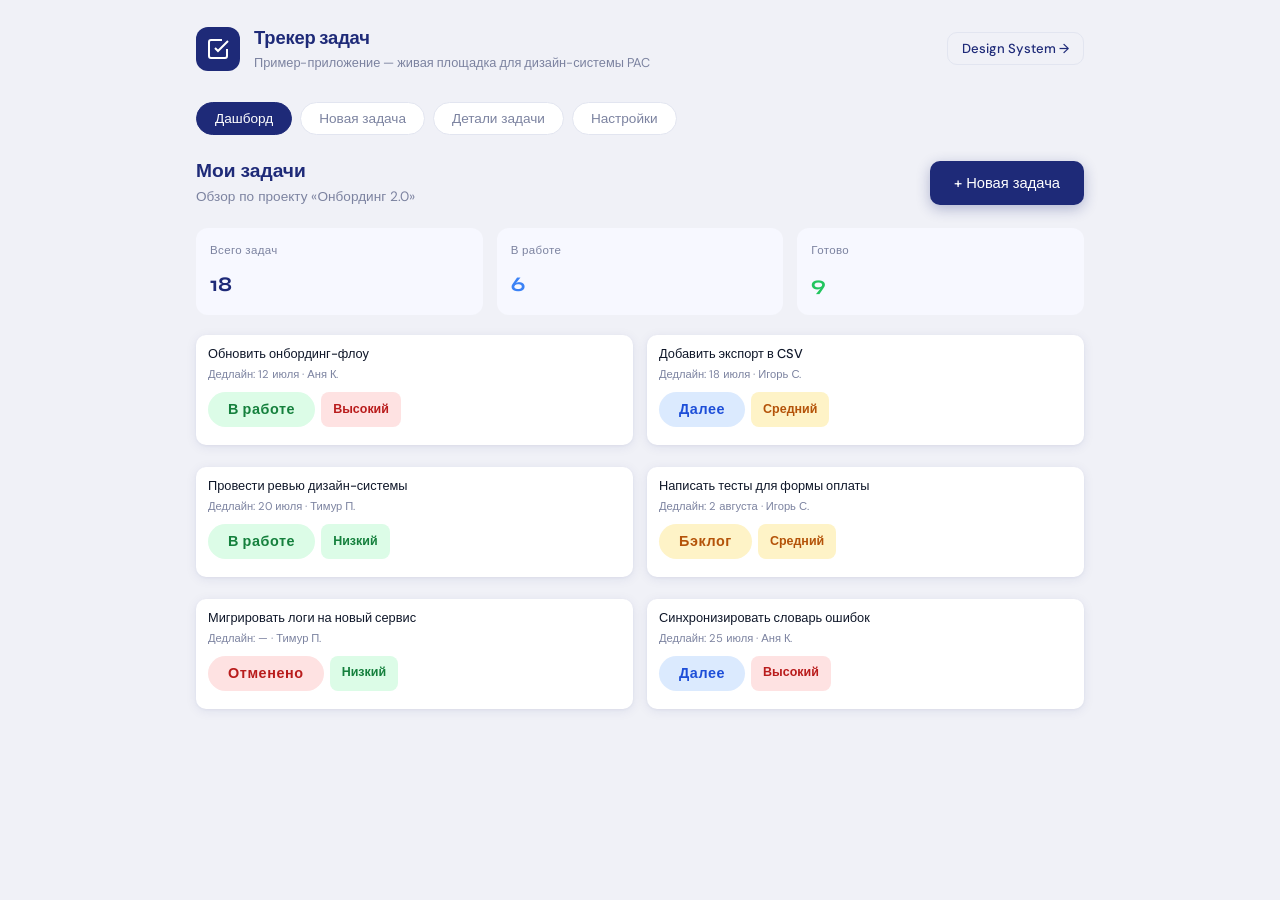
<file: example-app.html>
<!DOCTYPE html>
<html lang="ru">
<head>
<meta charset="UTF-8">
<meta name="viewport" content="width=device-width, initial-scale=1.0">
<title>Пример приложения · Design System PAC</title>
<link href="https://fonts.googleapis.com/css2?family=Syne:wght@400;600;700;800&family=DM+Mono:wght@400;500&family=DM+Sans:wght@300;400;500&display=swap" rel="stylesheet">
<link rel="stylesheet" href="styles.css">
<style>
/* Только layout-утилиты для демо-макета. Все визуальные стили (цвет,
   радиус, тень, типографика) — исходные классы из styles.css. */
.app.ea{max-width:920px}
.ea-row{display:flex;align-items:center;justify-content:space-between;gap:12px;flex-wrap:wrap;margin-bottom:20px}
.ea-stats{display:grid;grid-template-columns:repeat(3,1fr);gap:14px;margin-bottom:20px}
@media(max-width:600px){.ea-stats{grid-template-columns:1fr}}
.ea-tasks{display:grid;grid-template-columns:1fr 1fr;gap:14px}
@media(max-width:680px){.ea-tasks{grid-template-columns:1fr}}
.ea-badges{display:flex;gap:6px;flex-wrap:wrap;margin:8px 0}
.ea-actions{display:flex;gap:8px;margin-top:10px}
.ea-comment-meta{font-size:.7rem;color:var(--muted);margin-top:2px}
</style>
</head>
<body>
<div class="app ea">

<!-- HEADER -->
<div class="header">
  <div class="logo">
    <svg viewBox="0 0 24 24"><path d="M9 11l3 3L22 4"/><path d="M21 12v7a2 2 0 0 1-2 2H5a2 2 0 0 1-2-2V5a2 2 0 0 1 2-2h11"/></svg>
  </div>
  <div class="header-text">
    <h1>Трекер задач</h1>
    <p>Пример-приложение — живая площадка для дизайн-системы PAC</p>
  </div>
  <a href="design-system.html" style="margin-left:auto"><button class="btn btn-ghost btn-sm">Design System →</button></a>
</div>

<!-- NAV -->
<div class="nav">
  <button class="nav-btn active" id="nav-dashboard" onclick="switchScreen('dashboard')">Дашборд</button>
  <button class="nav-btn" id="nav-new" onclick="switchScreen('new')">Новая задача</button>
  <button class="nav-btn" id="nav-detail" onclick="switchScreen('detail')">Детали задачи</button>
  <button class="nav-btn" id="nav-settings" onclick="switchScreen('settings')">Настройки</button>
</div>

<!-- ══════════════════════════════════════════════ -->
<!-- SCREEN 1: DASHBOARD                            -->
<!-- ══════════════════════════════════════════════ -->
<div class="layer-panel active" id="screen-dashboard">
  <div class="ea-row">
    <div>
      <div class="card-title" style="margin-bottom:2px">Мои задачи</div>
      <div class="card-sub" style="margin-bottom:0">Обзор по проекту «Онбординг 2.0»</div>
    </div>
    <button class="btn btn-primary" onclick="switchScreen('new')">+ Новая задача</button>
  </div>

  <div class="ea-stats">
    <div class="score-item">
      <div class="score-name">Всего задач</div>
      <div class="score-val">18</div>
    </div>
    <div class="score-item">
      <div class="score-name">В работе</div>
      <div class="score-val" style="color:var(--blue)">6</div>
    </div>
    <div class="score-item">
      <div class="score-name">Готово</div>
      <div class="score-val" style="color:var(--success)">9</div>
    </div>
  </div>

  <div class="ea-tasks">
    <div class="rm-card" style="cursor:pointer" onclick="switchScreen('detail')">
      <div class="rm-card-title">Обновить онбординг-флоу</div>
      <div class="rm-card-meta">Дедлайн: 12 июля · Аня К.</div>
      <div class="ea-badges">
        <span class="verdict-badge verdict-now">В работе</span>
        <span class="risk-badge risk-high">Высокий</span>
      </div>
    </div>
    <div class="rm-card" style="cursor:pointer" onclick="switchScreen('detail')">
      <div class="rm-card-title">Добавить экспорт в CSV</div>
      <div class="rm-card-meta">Дедлайн: 18 июля · Игорь С.</div>
      <div class="ea-badges">
        <span class="verdict-badge verdict-next">Далее</span>
        <span class="risk-badge risk-medium">Средний</span>
      </div>
    </div>
    <div class="rm-card" style="cursor:pointer" onclick="switchScreen('detail')">
      <div class="rm-card-title">Провести ревью дизайн-системы</div>
      <div class="rm-card-meta">Дедлайн: 20 июля · Тимур П.</div>
      <div class="ea-badges">
        <span class="verdict-badge verdict-now">В работе</span>
        <span class="risk-badge risk-low">Низкий</span>
      </div>
    </div>
    <div class="rm-card" style="cursor:pointer" onclick="switchScreen('detail')">
      <div class="rm-card-title">Написать тесты для формы оплаты</div>
      <div class="rm-card-meta">Дедлайн: 2 августа · Игорь С.</div>
      <div class="ea-badges">
        <span class="verdict-badge verdict-later">Бэклог</span>
        <span class="risk-badge risk-medium">Средний</span>
      </div>
    </div>
    <div class="rm-card" style="cursor:pointer" onclick="switchScreen('detail')">
      <div class="rm-card-title">Мигрировать логи на новый сервис</div>
      <div class="rm-card-meta">Дедлайн: — · Тимур П.</div>
      <div class="ea-badges">
        <span class="verdict-badge verdict-reject">Отменено</span>
        <span class="risk-badge risk-low">Низкий</span>
      </div>
    </div>
    <div class="rm-card" style="cursor:pointer" onclick="switchScreen('detail')">
      <div class="rm-card-title">Синхронизировать словарь ошибок</div>
      <div class="rm-card-meta">Дедлайн: 25 июля · Аня К.</div>
      <div class="ea-badges">
        <span class="verdict-badge verdict-next">Далее</span>
        <span class="risk-badge risk-high">Высокий</span>
      </div>
    </div>
  </div>
</div>

<!-- ══════════════════════════════════════════════ -->
<!-- SCREEN 2: NEW TASK (FORM)                      -->
<!-- ══════════════════════════════════════════════ -->
<div class="layer-panel" id="screen-new">
  <div class="card">
    <div class="section-tag">Новая задача</div>
    <div class="card-title">Создать задачу</div>
    <div class="card-sub">Заполни детали — задача попадёт в дашборд</div>

    <div class="form-grid">
      <div class="field field-full">
        <label>Название</label>
        <input type="text" placeholder="Например: Обновить онбординг-флоу">
      </div>
      <div class="field">
        <label>Категория</label>
        <select>
          <option>Продукт</option>
          <option>Инжиниринг</option>
          <option>Дизайн</option>
          <option>Маркетинг</option>
        </select>
      </div>
      <div class="field">
        <label>Дедлайн</label>
        <input type="date">
      </div>
      <div class="field">
        <label>Исполнитель</label>
        <input type="text" placeholder="Имя">
      </div>
      <div class="field">
        <label>Приоритет</label>
        <div class="hyp-chips">
          <div class="hyp-chip">Низкий</div>
          <div class="hyp-chip selected">Средний</div>
          <div class="hyp-chip">Высокий</div>
        </div>
      </div>
      <div class="field field-full">
        <label>Описание</label>
        <textarea placeholder="Что нужно сделать и зачем"></textarea>
      </div>
      <div class="field field-full">
        <label>Теги</label>
        <div class="hyp-tags">
          <div class="hyp-tag">онбординг <button>×</button></div>
          <div class="hyp-tag">Q3 <button>×</button></div>
        </div>
        <div class="add-hyp-row">
          <input type="text" placeholder="Добавить тег">
          <button>+</button>
        </div>
      </div>
    </div>

    <div class="btn-row">
      <button class="btn btn-ghost" onclick="switchScreen('dashboard')">Отмена</button>
      <button class="btn btn-primary" onclick="switchScreen('dashboard')">Сохранить задачу</button>
    </div>
  </div>
</div>

<!-- ══════════════════════════════════════════════ -->
<!-- SCREEN 3: TASK DETAIL                          -->
<!-- ══════════════════════════════════════════════ -->
<div class="layer-panel" id="screen-detail">
  <div class="card">
    <div class="verdict-row">
      <span class="verdict-lbl">Статус:</span>
      <span class="verdict-badge verdict-now">В работе</span>
      <span class="risk-badge risk-high">Высокий приоритет</span>
    </div>
    <div class="card-title">Обновить онбординг-флоу</div>
    <div class="card-sub">Продукт · Дедлайн 12 июля · Аня К.</div>

    <div class="modal-text-box">
      Нужно сократить онбординг с 6 шагов до 3, убрав необязательные поля профиля на старте. Это должно поднять completion rate первого запуска.
    </div>

    <div class="divider"></div>
    <div class="modal-ctx">
      <div class="modal-ctx-item"><div class="modal-ctx-lbl">Автор</div><div class="modal-ctx-val">Тимур П.</div></div>
      <div class="modal-ctx-item"><div class="modal-ctx-lbl">Категория</div><div class="modal-ctx-val">Продукт</div></div>
      <div class="modal-ctx-item"><div class="modal-ctx-lbl">Создана</div><div class="modal-ctx-val">3 июля</div></div>
    </div>

    <div class="btn-row">
      <button class="btn btn-primary">Отметить готовой</button>
      <button class="btn btn-ghost" onclick="switchScreen('new')">Изменить</button>
      <button class="btn btn-danger">Удалить</button>
    </div>

    <div class="divider"></div>
    <div class="card-sub" style="margin-bottom:10px">Комментарии</div>
    <div class="history-list">
      <div class="history-item" style="cursor:default">
        <div class="history-dot dot-now"></div>
        <div>
          <div>Аня К.: Начала с экрана приветствия, уберу поле «компания» из шага 1.</div>
          <div class="ea-comment-meta">Сегодня, 10:24</div>
        </div>
      </div>
      <div class="history-item" style="cursor:default">
        <div class="history-dot dot-next"></div>
        <div>
          <div>Тимур П.: Плюс подсветить прогресс-бар — сейчас его почти не видно.</div>
          <div class="ea-comment-meta">Вчера, 18:02</div>
        </div>
      </div>
    </div>
    <div class="add-hyp-row mt16">
      <input type="text" placeholder="Добавить комментарий">
      <button>Отправить</button>
    </div>
  </div>
</div>

<!-- ══════════════════════════════════════════════ -->
<!-- SCREEN 4: SETTINGS                             -->
<!-- ══════════════════════════════════════════════ -->
<div class="layer-panel" id="screen-settings">
  <div class="card">
    <div class="section-tag">Настройки</div>
    <div class="card-title">Профиль</div>
    <div class="card-sub">Личные данные и уведомления</div>

    <div class="form-grid">
      <div class="field"><label>Имя</label><input type="text" value="Аня Ковалёва"></div>
      <div class="field"><label>Email</label><input type="text" value="anya@example.com"></div>
      <div class="field">
        <label>Часовой пояс</label>
        <select><option>UTC+3 Москва</option><option>UTC+0 Лондон</option><option>UTC-5 Нью-Йорк</option></select>
      </div>
      <div class="field"><label>Роль</label><input type="text" value="Продакт-менеджер"></div>
      <div class="field field-full"><label>О себе</label><textarea placeholder="Пара слов о себе"></textarea></div>
    </div>

    <div class="divider"></div>
    <div class="card-sub" style="margin-bottom:10px">Уведомления</div>
    <div class="hyp-chips" style="margin-bottom:20px">
      <div class="hyp-chip selected">Email по новым задачам</div>
      <div class="hyp-chip selected">Еженедельный дайджест</div>
      <div class="hyp-chip">Push-уведомления</div>
    </div>

    <div class="btn-row">
      <button class="btn btn-primary">Сохранить изменения</button>
      <button class="btn btn-ghost">Отмена</button>
    </div>
  </div>

  <div class="card" style="border-left:3px solid var(--danger)">
    <div class="section-tag danger">Опасная зона</div>
    <div class="card-title" style="font-size:1rem">Удалить аккаунт</div>
    <div class="card-sub">Все задачи и комментарии будут удалены без возможности восстановления</div>
    <button class="btn btn-danger btn-sm">Удалить аккаунт</button>
  </div>
</div>

</div>

<script>
function switchScreen(id){
  document.querySelectorAll('.layer-panel').forEach(function(el){ el.classList.remove('active'); });
  document.getElementById('screen-' + id).classList.add('active');
  document.querySelectorAll('.nav-btn').forEach(function(el){ el.classList.remove('active'); });
  document.getElementById('nav-' + id).classList.add('active');
}
</script>
</body>
</html>
</file>
<file: styles.css>
:root {
  --bg:#F0F1F7; --surface:#fff; --primary:#1E2A78; --accent:#6B6EF9;
  --success:#22C55E; --warn:#F59E0B; --danger:#EF4444; --blue:#3B82F6;
  --purple:#8B5CF6; --teal:#14B8A6;
  --text:#0F1729; --muted:#7C83A0; --border:#E2E5F0;
  --radius:16px;
  --sh:0 2px 12px rgba(30,42,120,.08),0 1px 3px rgba(30,42,120,.05);
  --sh2:0 8px 32px rgba(30,42,120,.14),0 2px 8px rgba(30,42,120,.08);
}
*,*::before,*::after{box-sizing:border-box;margin:0;padding:0}
body{font-family:'DM Sans',sans-serif;background:var(--bg);color:var(--text);min-height:100vh;line-height:1.6}
.app{max-width:920px;margin:0 auto;padding:24px 16px 100px}

/* HEADER */
.header{display:flex;align-items:center;gap:14px;margin-bottom:28px}
.logo{width:44px;height:44px;background:var(--primary);border-radius:12px;display:flex;align-items:center;justify-content:center;flex-shrink:0}
.logo svg{width:24px;height:24px;fill:none;stroke:#fff;stroke-width:2}
.header-text h1{font-family:'Syne',sans-serif;font-size:1.15rem;font-weight:700;color:var(--primary);letter-spacing:-.01em}
.header-text p{font-size:.8rem;color:var(--muted)}
.pas-widget{margin-left:auto;display:flex;flex-direction:column;align-items:flex-end;gap:3px;flex-shrink:0}
.pas-lbl{font-size:.65rem;color:var(--muted);text-transform:uppercase;letter-spacing:.08em}
.pas-row{display:flex;align-items:center;gap:8px}
.pas-val{font-family:'Syne',sans-serif;font-size:1.4rem;font-weight:800;color:var(--primary)}
.pas-bar-wrap{width:56px;height:5px;background:var(--border);border-radius:99px;overflow:hidden}
.pas-bar{height:100%;border-radius:99px;background:var(--accent);transition:width .8s ease}

/* NAV */
.nav{display:flex;gap:8px;margin-bottom:24px;flex-wrap:wrap}
.nav-btn{padding:8px 18px;border-radius:99px;font-size:.85rem;font-weight:500;border:1.5px solid var(--border);background:#fff;color:var(--muted);cursor:pointer;transition:all .2s;position:relative}
.nav-btn.active{background:var(--primary);color:#fff;border-color:var(--primary)}
.nav-dot{position:absolute;top:-3px;right:-3px;width:8px;height:8px;background:var(--danger);border-radius:50%;border:2px solid var(--bg);display:none}
.nav-dot.show{display:block}

/* STEPPER */
.stepper{display:flex;align-items:center;margin-bottom:24px}
.step{display:flex;align-items:center;gap:8px}
.step-num{width:28px;height:28px;border-radius:50%;border:2px solid var(--border);background:#fff;display:flex;align-items:center;justify-content:center;font-size:.75rem;font-weight:700;color:var(--muted);flex-shrink:0;transition:all .3s}
.step.active .step-num{background:var(--accent);border-color:var(--accent);color:#fff}
.step.done .step-num{background:var(--success);border-color:var(--success);color:#fff}
.step-label{font-size:.8rem;font-weight:500;color:var(--muted);white-space:nowrap}
.step.active .step-label{color:var(--primary);font-weight:600}
.step.done .step-label{color:var(--success)}
.step-line{flex:1;height:2px;background:var(--border);margin:0 10px;min-width:14px;transition:background .3s}
.step-line.done{background:var(--success)}

/* CARD */
.card{background:var(--surface);border-radius:var(--radius);box-shadow:var(--sh);padding:28px;margin-bottom:20px;transition:box-shadow .2s}
.card:hover{box-shadow:var(--sh2)}
.card-ai{border-left:3px solid var(--accent)}
.section-tag{display:inline-flex;align-items:center;gap:6px;font-size:.72rem;font-weight:600;letter-spacing:.08em;text-transform:uppercase;color:var(--accent);background:#EDEDFE;border-radius:6px;padding:3px 10px;margin-bottom:14px}
.section-tag.warn{color:#B45309;background:#FEF3C7}
.section-tag.danger{color:#B91C1C;background:#FEE2E2}
.section-tag.success{color:#15803D;background:#DCFCE7}
.section-tag.purple{color:#5B21B6;background:#EDE9FE}
.section-tag.teal{color:#0F766E;background:#CCFBF1}
.card-title{font-family:'Syne',sans-serif;font-size:1.2rem;font-weight:700;color:var(--primary);margin-bottom:6px;line-height:1.3}
.card-sub{font-size:.85rem;color:var(--muted);margin-bottom:20px}

/* FORM */
.form-grid{display:grid;grid-template-columns:1fr 1fr;gap:16px}
.form-grid-3{display:grid;grid-template-columns:1fr 1fr 1fr;gap:16px}
@media(max-width:600px){.form-grid,.form-grid-3{grid-template-columns:1fr}}
.field-full{grid-column:1/-1}
.field{display:flex;flex-direction:column;gap:6px}
.field label{font-size:.8rem;font-weight:500;color:var(--muted);letter-spacing:.02em}
.field select,.field input,.field textarea{font-family:'DM Sans',sans-serif;font-size:.92rem;padding:11px 14px;border:1.5px solid var(--border);border-radius:10px;outline:none;background:#FAFBFF;color:var(--text);transition:border-color .2s,box-shadow .2s;width:100%}
.field select:focus,.field input:focus,.field textarea:focus{border-color:var(--accent);box-shadow:0 0 0 3px rgba(107,110,249,.12)}
.field textarea{resize:vertical;min-height:80px}

/* Anti-focus chips */
.antifocus-wrap{display:flex;flex-wrap:wrap;gap:8px;margin-top:4px}
.af-chip{padding:6px 14px;border-radius:99px;font-size:.82rem;border:1.5px solid var(--border);background:#fff;color:var(--muted);cursor:pointer;transition:all .2s;user-select:none}
.af-chip.selected{background:#FEE2E2;border-color:var(--danger);color:#B91C1C;font-weight:500}

/* Strategic hypothesis tags */
.hyp-tags{display:flex;flex-wrap:wrap;gap:8px;margin-top:8px;min-height:36px}
.hyp-tag{display:flex;align-items:center;gap:6px;background:#EDEDFE;color:var(--primary);border-radius:8px;padding:4px 10px;font-size:.8rem}
.hyp-tag button{border:none;background:none;cursor:pointer;color:var(--muted);font-size:.9rem;padding:0 2px;line-height:1}
.hyp-tag button:hover{color:var(--danger)}
.add-hyp-row{display:flex;gap:8px;margin-top:6px}
.add-hyp-row input{flex:1;font-family:'DM Sans',sans-serif;font-size:.85rem;padding:8px 12px;border:1.5px solid var(--border);border-radius:8px;outline:none;background:#FAFBFF;color:var(--text);transition:border-color .2s}
.add-hyp-row input:focus{border-color:var(--accent);box-shadow:0 0 0 3px rgba(107,110,249,.12)}
.add-hyp-row button{padding:8px 14px;border-radius:8px;border:1.5px solid var(--accent);background:var(--accent);color:#fff;cursor:pointer;font-size:.82rem;font-weight:500;white-space:nowrap;transition:all .2s}

/* BUTTONS */
.btn{display:inline-flex;align-items:center;justify-content:center;gap:8px;padding:12px 24px;font-family:'DM Sans',sans-serif;font-size:.92rem;font-weight:500;border:none;border-radius:10px;cursor:pointer;transition:transform .15s,box-shadow .2s}
.btn:active{transform:scale(.97)}
.btn-primary{background:var(--primary);color:#fff;box-shadow:0 4px 14px rgba(30,42,120,.3)}
.btn-primary:hover{box-shadow:0 6px 20px rgba(30,42,120,.4)}
.btn-accent{background:var(--accent);color:#fff;box-shadow:0 4px 14px rgba(107,110,249,.3)}
.btn-accent:hover{box-shadow:0 6px 20px rgba(107,110,249,.4)}
.btn-ghost{background:transparent;color:var(--primary);border:1.5px solid var(--border)}
.btn-ghost:hover{background:#F0F1F7}
.btn-danger{background:var(--danger);color:#fff}
.btn-sm{padding:7px 14px;font-size:.82rem}
.btn-full{width:100%}
.btn-row{display:flex;gap:10px;margin-top:20px}
.btn-row .btn{flex:1}

/* CONTEXT STRIP */
.ctx-strip{display:flex;flex-wrap:wrap;gap:14px;background:var(--primary);border-radius:12px;padding:14px 18px;margin-bottom:20px}
.ctx-item{display:flex;flex-direction:column;gap:2px}
.ctx-lbl{font-size:.65rem;color:rgba(255,255,255,.5);text-transform:uppercase;letter-spacing:.08em}
.ctx-val{font-size:.84rem;font-weight:600;color:#fff}
.ctx-val.af{color:#FCA5A5}

/* HYPOTHESIS CHIPS */
.hyp-chips{display:flex;flex-wrap:wrap;gap:8px}
.hyp-chip{padding:8px 14px;border-radius:99px;font-size:.82rem;border:1.5px solid var(--border);background:#fff;color:var(--text);cursor:pointer;transition:all .2s;line-height:1.3;text-align:left}
.hyp-chip:hover{border-color:var(--accent);background:#EDEDFE;color:var(--accent)}
.hyp-chip.selected{border-color:var(--accent);background:#EDEDFE;color:var(--primary);font-weight:500}

/* THINKING */
.thinking{display:none;align-items:center;gap:12px;padding:20px 24px;background:#EDEDFE;border-radius:12px;margin-bottom:20px;font-size:.9rem;color:var(--accent);font-weight:500}
.thinking.show{display:flex}
.dots span{display:inline-block;width:6px;height:6px;background:var(--accent);border-radius:50%;animation:bounce 1.2s infinite;margin:0 2px}
.dots span:nth-child(2){animation-delay:.2s}
.dots span:nth-child(3){animation-delay:.4s}
@keyframes bounce{0%,80%,100%{transform:translateY(0);opacity:.5}40%{transform:translateY(-6px);opacity:1}}

/* ANALYSIS LAYERS */
.analysis-wrap{opacity:0;transform:translateY(12px);transition:opacity .4s,transform .4s}
.analysis-wrap.visible{opacity:1;transform:none}

.layer-tabs{display:flex;gap:6px;margin-bottom:16px;flex-wrap:wrap}
.layer-tab{padding:7px 16px;border-radius:8px;font-size:.82rem;font-weight:500;border:1.5px solid var(--border);background:#fff;color:var(--muted);cursor:pointer;transition:all .2s}
.layer-tab.active{background:var(--primary);color:#fff;border-color:var(--primary)}
.layer-panel{display:none}
.layer-panel.active{display:block}

/* SCORES */
.score-grid{display:grid;grid-template-columns:repeat(4,1fr);gap:10px;margin-bottom:20px}
@media(max-width:540px){.score-grid{grid-template-columns:1fr 1fr}}
.score-item{background:#F7F8FF;border-radius:12px;padding:14px 14px;display:flex;flex-direction:column;gap:8px}
.score-name{font-size:.72rem;color:var(--muted);font-weight:500;letter-spacing:.03em}
.score-row{display:flex;align-items:center;gap:8px}
.score-val{font-family:'Syne',sans-serif;font-size:1.3rem;font-weight:700;color:var(--primary)}
.score-bar{flex:1;height:5px;background:var(--border);border-radius:99px;overflow:hidden}
.score-fill{height:100%;border-radius:99px;transition:width .7s ease}

/* CAUSAL CHAIN */
.chain{display:flex;align-items:flex-start;gap:0;flex-wrap:wrap;margin:12px 0}
.chain-node{background:#F7F8FF;border:1.5px solid var(--border);border-radius:10px;padding:10px 14px;font-size:.82rem;flex:1;min-width:120px}
.chain-node .cn-lbl{font-size:.65rem;text-transform:uppercase;letter-spacing:.07em;color:var(--muted);margin-bottom:3px}
.chain-node .cn-val{font-weight:500;color:var(--text);line-height:1.4}
.chain-node.broken{border-color:var(--danger);background:#FFF1F2}
.chain-node.broken .cn-lbl{color:var(--danger)}
.chain-arrow{display:flex;align-items:center;padding:0 6px;color:var(--muted);font-size:1rem;flex-shrink:0;margin-top:20px}
.weak-link{background:#FFF7ED;border:1.5px solid #FDE68A;border-radius:8px;padding:10px 14px;font-size:.82rem;color:#92400E;margin-top:10px;display:flex;gap:8px;align-items:flex-start}

/* LAYERS */
.conflict-box{border-left:3px solid var(--warn);background:#FFFBEB;border-radius:0 10px 10px 0;padding:12px 16px;margin-bottom:10px;font-size:.875rem;color:#92400E}
.conflict-box.ok{border-color:var(--success);background:#F0FDF4;color:#166534}
.risk-badge{display:inline-flex;align-items:center;gap:6px;padding:4px 12px;border-radius:8px;font-size:.78rem;font-weight:700}
.risk-low{background:#DCFCE7;color:#15803D}
.risk-medium{background:#FEF3C7;color:#B45309}
.risk-high{background:#FEE2E2;color:#B91C1C}

.econ-row{display:grid;grid-template-columns:1fr 1fr;gap:10px;margin-bottom:12px}
.econ-item{background:#F7F8FF;border-radius:10px;padding:12px 14px}
.econ-lbl{font-size:.72rem;color:var(--muted);text-transform:uppercase;letter-spacing:.06em;margin-bottom:4px}
.econ-val{font-size:.88rem;font-weight:600}
.econ-pos{color:#15803D}
.econ-neg{color:#B91C1C}
.econ-neu{color:#B45309}

.alts{display:flex;flex-direction:column;gap:10px;margin-bottom:16px}
.alt-item{display:flex;align-items:flex-start;gap:12px;padding:13px 16px;border-radius:10px;border:1.5px solid var(--border);font-size:.875rem;transition:border-color .2s}
.alt-item:hover{border-color:var(--accent)}
.alt-badge{flex-shrink:0;padding:2px 9px;border-radius:6px;font-size:.72rem;font-weight:700;letter-spacing:.05em;text-transform:uppercase}
.alt-lean{background:#E0F2FE;color:#0369A1}
.alt-exp{background:#FEF3C7;color:#92400E}
.alt-full{background:#EDE9FE;color:#5B21B6}

.depth-badge{display:inline-flex;align-items:center;gap:6px;font-size:.72rem;font-weight:600;padding:3px 10px;border-radius:6px;margin-bottom:14px}
.depth-quick{background:#E0F2FE;color:#0369A1}
.depth-standard{background:#EDE9FE;color:#5B21B6}
.depth-deep{background:#FEE2E2;color:#B91C1C}

/* VERDICT */
.verdict-row{display:flex;align-items:center;gap:14px;margin-bottom:20px;flex-wrap:wrap}
.verdict-lbl{font-size:.82rem;color:var(--muted);font-weight:500}
.verdict-badge{padding:6px 20px;border-radius:99px;font-family:'Syne',sans-serif;font-size:.9rem;font-weight:700;letter-spacing:.04em}
.verdict-now{background:#DCFCE7;color:#15803D}
.verdict-next{background:#DBEAFE;color:#1D4ED8}
.verdict-later{background:#FEF3C7;color:#B45309}
.verdict-reject{background:#FEE2E2;color:#B91C1C}

/* ROADMAP */
.roadmap-board{display:grid;grid-template-columns:repeat(4,1fr);gap:14px}
@media(max-width:680px){.roadmap-board{grid-template-columns:1fr 1fr}}
@media(max-width:360px){.roadmap-board{grid-template-columns:1fr}}
.rm-col{border-radius:var(--radius);padding:14px 12px;min-height:120px}
.rm-col.now{background:#F0FDF4;border:1.5px solid #BBF7D0}
.rm-col.next{background:#EFF6FF;border:1.5px solid #BFDBFE}
.rm-col.later{background:#FFFBEB;border:1.5px solid #FDE68A}
.rm-col.reject{background:#FFF1F2;border:1.5px solid #FECDD3}
.rm-col-head{display:flex;align-items:center;justify-content:space-between;margin-bottom:10px}
.rm-col-title{font-family:'Syne',sans-serif;font-size:.78rem;font-weight:700;text-transform:uppercase;letter-spacing:.08em}
.rm-col.now .rm-col-title{color:#15803D}
.rm-col.next .rm-col-title{color:#1D4ED8}
.rm-col.later .rm-col-title{color:#B45309}
.rm-col.reject .rm-col-title{color:#B91C1C}
.rm-cnt{font-size:.7rem;font-weight:700;background:rgba(0,0,0,.07);border-radius:99px;padding:1px 8px}
.rm-card{background:#fff;border-radius:10px;padding:10px 12px;margin-bottom:8px;font-size:.8rem;box-shadow:var(--sh);cursor:grab;transition:box-shadow .2s,transform .15s;user-select:none}
.rm-card:hover{box-shadow:var(--sh2);transform:translateY(-1px)}
.rm-card.dragging{opacity:.5;transform:rotate(2deg);cursor:grabbing}
.rm-card-title{font-weight:500;color:var(--text);line-height:1.4}
.rm-card-meta{font-size:.7rem;color:var(--muted);margin-top:3px}
.rm-card-badges{display:flex;gap:5px;margin-top:6px;flex-wrap:wrap}
.rm-card-badge{font-size:.65rem;font-weight:700;padding:1px 7px;border-radius:4px;text-transform:uppercase}
.badge-ai{background:#EDE9FE;color:#5B21B6}
.badge-user{background:#EDEDFE;color:#1D4ED8}
.rm-card-btn{font-size:.7rem;padding:3px 9px;border-radius:6px;border:1px solid var(--border);background:transparent;cursor:pointer;color:var(--muted);transition:all .15s;margin-top:5px}
.rm-card-btn:hover{background:#EDEDFE;color:var(--accent);border-color:var(--accent)}
.rm-drop-zone{min-height:32px;border-radius:8px;border:2px dashed transparent;transition:border-color .2s,background .2s}
.rm-drop-zone.drag-over{border-color:var(--accent);background:#EDEDFE44}

/* AI SUGGESTIONS PANEL */
.ai-panel{background:linear-gradient(135deg,#F5F3FF,#EFF6FF);border:1.5px solid #C4B5FD;border-radius:var(--radius);padding:20px 24px;margin-bottom:20px}
.ai-panel-title{font-family:'Syne',sans-serif;font-size:.95rem;font-weight:700;color:#5B21B6;margin-bottom:4px;display:flex;align-items:center;gap:8px}
.ai-panel-sub{font-size:.8rem;color:var(--muted);margin-bottom:14px}
.ai-initiative{background:#fff;border-radius:10px;padding:14px 16px;margin-bottom:10px;border:1.5px solid #C4B5FD;display:flex;gap:14px;align-items:flex-start}
.ai-initiative-text{flex:1}
.ai-initiative-title{font-weight:500;font-size:.88rem;line-height:1.4;margin-bottom:4px}
.ai-initiative-reason{font-size:.78rem;color:var(--muted);line-height:1.4}
.ai-initiative-actions{display:flex;gap:6px;flex-shrink:0}
.ai-btn{padding:5px 12px;border-radius:7px;font-size:.75rem;font-weight:600;border:none;cursor:pointer;transition:all .2s}
.ai-btn-accept{background:#DCFCE7;color:#15803D}
.ai-btn-accept:hover{background:#BBF7D0}
.ai-btn-reject{background:#FEE2E2;color:#B91C1C}
.ai-btn-reject:hover{background:#FECDD3}

/* HISTORY */
.history-list{display:flex;flex-direction:column;gap:10px}
.history-item{display:flex;align-items:flex-start;gap:12px;padding:12px 16px;background:#F7F8FF;border-radius:10px;font-size:.85rem;cursor:pointer;transition:background .2s,transform .15s}
.history-item:hover{background:#EDEDFE;transform:translateX(2px)}
.history-dot{width:8px;height:8px;border-radius:50%;flex-shrink:0;margin-top:6px}
.dot-now{background:var(--success)} .dot-next{background:var(--blue)}
.dot-later{background:var(--warn)} .dot-reject{background:var(--danger)}
.history-hint{font-size:.7rem;color:var(--accent);margin-top:2px}

/* MODAL */
.modal-overlay{position:fixed;inset:0;background:rgba(15,23,41,.6);backdrop-filter:blur(5px);z-index:100;display:flex;align-items:center;justify-content:center;padding:16px;opacity:0;pointer-events:none;transition:opacity .25s}
.modal-overlay.open{opacity:1;pointer-events:all}
.modal{background:#fff;border-radius:20px;box-shadow:0 20px 60px rgba(30,42,120,.2);width:100%;max-width:640px;max-height:90vh;overflow-y:auto;padding:32px;transform:translateY(16px);transition:transform .25s}
.modal-overlay.open .modal{transform:none}
.modal-header{display:flex;align-items:flex-start;justify-content:space-between;gap:16px;margin-bottom:24px}
.modal-title{font-family:'Syne',sans-serif;font-size:1.05rem;font-weight:700;color:var(--primary);line-height:1.5}
.modal-close{width:32px;height:32px;border-radius:8px;border:1.5px solid var(--border);background:transparent;cursor:pointer;display:flex;align-items:center;justify-content:center;flex-shrink:0;color:var(--muted);font-size:1.1rem;transition:all .15s}
.modal-close:hover{background:#F0F1F7}
.modal-section{margin-bottom:22px}
.modal-section-title{font-size:.7rem;font-weight:700;text-transform:uppercase;letter-spacing:.08em;color:var(--muted);margin-bottom:10px;padding-bottom:6px;border-bottom:1px solid var(--border)}
.modal-score-row{display:flex;flex-wrap:wrap;gap:10px}
.modal-score-chip{display:flex;flex-direction:column;align-items:center;background:#F7F8FF;border-radius:10px;padding:10px 18px;gap:3px;min-width:80px}
.modal-score-chip .val{font-family:'Syne',sans-serif;font-size:1.3rem;font-weight:700}
.modal-score-chip .lbl{font-size:.68rem;color:var(--muted);text-align:center}
.modal-alt{padding:10px 14px;border-radius:8px;border:1.5px solid var(--border);font-size:.85rem;margin-bottom:8px;display:flex;gap:10px;align-items:flex-start}
.modal-text-box{background:#F7F8FF;border-radius:10px;padding:14px 16px;font-size:.9rem;color:var(--text);line-height:1.6;border:1.5px solid var(--border)}
.modal-ctx{display:flex;flex-wrap:wrap;gap:16px}
.modal-ctx-item{display:flex;flex-direction:column;gap:3px}
.modal-ctx-lbl{font-size:.68rem;color:var(--muted);text-transform:uppercase;letter-spacing:.06em}
.modal-ctx-val{font-weight:600;font-size:.88rem}

/* ALERTS */
.alert{display:none;align-items:flex-start;gap:10px;background:#FFF7ED;border:1.5px solid #FDE68A;border-radius:10px;padding:12px 16px;font-size:.85rem;color:#92400E;margin-bottom:16px}
.alert.show{display:flex}

/* SNAPSHOT */
.snapshot-card{background:var(--primary);border-radius:var(--radius);padding:28px;margin-bottom:20px;color:#fff}
.snapshot-title{font-family:'Syne',sans-serif;font-size:1.3rem;font-weight:700;margin-bottom:6px}
.snapshot-sub{font-size:.85rem;opacity:.7;margin-bottom:20px}
.snapshot-stats{display:flex;flex-wrap:wrap;gap:20px;margin-bottom:20px}
.snap-stat{display:flex;flex-direction:column;gap:2px}
.snap-stat-val{font-family:'Syne',sans-serif;font-size:1.8rem;font-weight:800}
.snap-stat-lbl{font-size:.72rem;opacity:.6}
.snapshot-warn{background:rgba(245,158,11,.2);border:1px solid rgba(245,158,11,.5);border-radius:10px;padding:10px 14px;font-size:.82rem;color:#FDE68A;margin-bottom:10px}
.snapshot-quote{font-style:italic;font-size:.88rem;opacity:.7;border-top:1px solid rgba(255,255,255,.15);padding-top:14px}

/* STRATEGY VERSION BADGE */
.version-badge{display:inline-flex;align-items:center;gap:5px;font-size:.7rem;font-weight:600;padding:2px 9px;border-radius:6px;background:#EDEDFE;color:var(--accent)}

/* MISC */
.divider{height:1px;background:var(--border);margin:20px 0}
.mono{font-family:'DM Mono',monospace;font-size:.82rem}
.hidden{display:none!important}
.mt8{margin-top:8px}
.mt16{margin-top:16px}
.mt20{margin-top:20px}
@keyframes fadeIn{from{opacity:0;transform:translateY(10px)}to{opacity:1;transform:none}}
.fade-in{animation:fadeIn .35s ease forwards}

/* ══════════════════════════════════════════════ */
/* MOBILE (≤600px)                                */
/* ══════════════════════════════════════════════ */
@media(max-width:600px){
  .app{padding:20px 14px 90px}
  .card{padding:20px 18px}

  /* #1 HEADER: логотип+текст в первой строке, PAS-виджет во всю ширину ниже */
  .header{flex-wrap:wrap;align-items:flex-start;gap:12px;margin-bottom:22px}
  .header-text h1{font-size:1rem;line-height:1.25}
  .header-text p{font-size:.75rem}
  .pas-widget{margin-left:0;flex-basis:100%;flex-direction:row;align-items:center;justify-content:space-between;gap:10px;padding-top:12px;border-top:1px solid var(--border)}
  .pas-row{gap:10px}
  .pas-bar-wrap{width:80px}

  /* #2 CTX-STRIP: ровная сетка вместо рваного flex-wrap */
  .ctx-strip{display:grid;grid-template-columns:1fr 1fr 1fr;gap:12px 14px}

  /* #3 CAUSAL CHAIN: вертикальный стек, стрелки указывают вниз */
  .chain{flex-direction:column}
  .chain-node{width:100%;flex:none}
  .chain-arrow{margin:2px 0;transform:rotate(90deg);align-self:center}

  /* #5 BTN-ROW: кнопки в столбец во всю ширину */
  .btn-row{flex-direction:column}
  .btn-row .btn{flex:none;width:100%}

  /* #6 STEPPER: компактнее, чтобы лейблы влезали на узких экранах */
  .step{gap:6px}
  .step-label{font-size:.75rem}
  .step-line{margin:0 6px;min-width:8px}

  /* #7 PAS-BREAKDOWN: резервируем 2 строки под метку — значения в ряду выровнены */
  #pasBreakdown .econ-lbl{min-height:2.2em}
}
</file>
